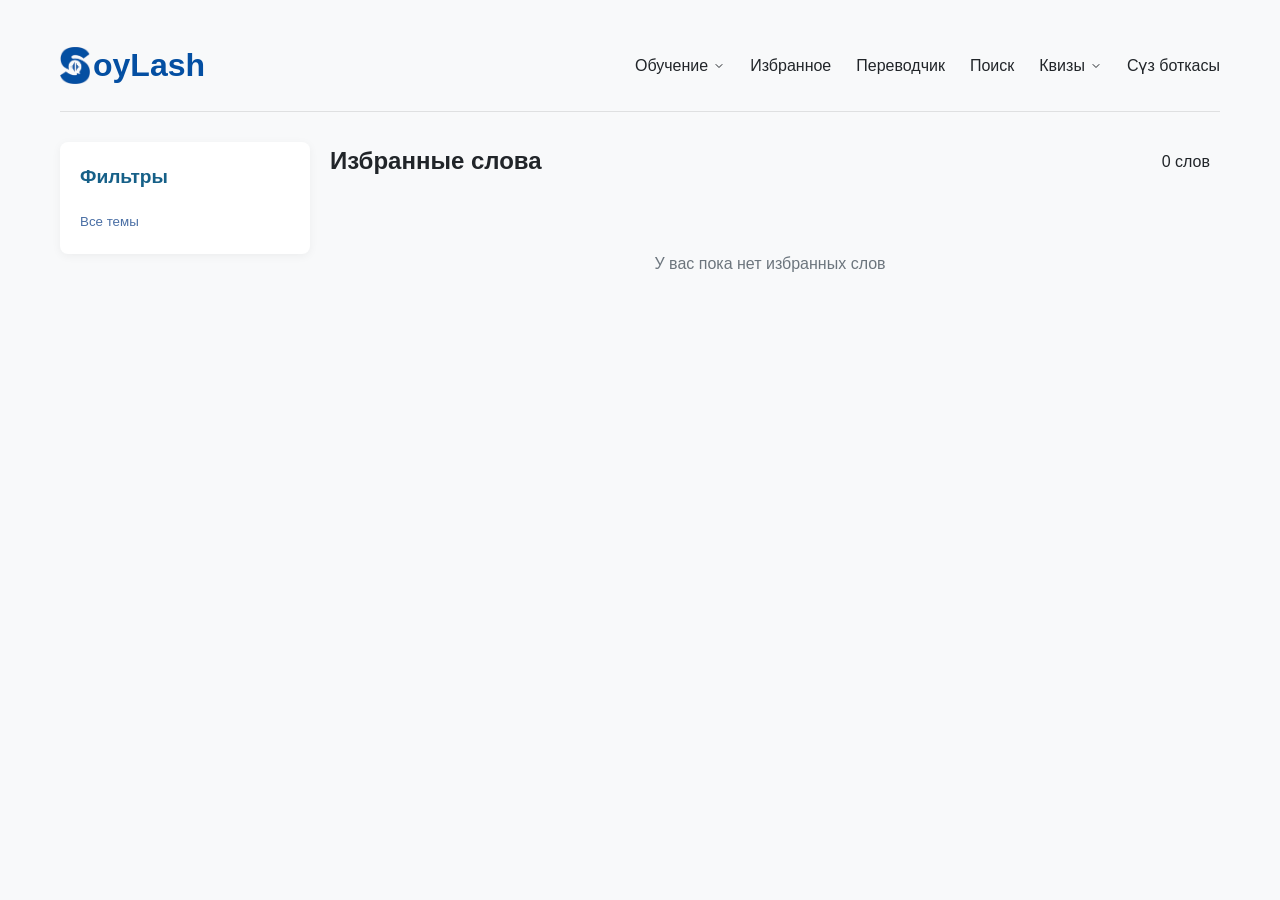
<file: Проект ЦУ/pages/favorites.html>
<!DOCTYPE html>
<html lang="ru">
<head>
    <meta charset="UTF-8">
    <meta name="viewport" content="width=device-width, initial-scale=1.0, maximum-scale=1.0, user-scalable=no">
    <title>SoyLash - Избранные слова</title>
    <link rel="stylesheet" href="../assets/css/style.css">
    <link rel="icon" href="../assets/logo.png" type="image/x-icon">
</head>
<body>
<header>
    <a href="../../index.html" class="header_logo"><img src="../assets/logo.png" alt="" class="logo"><h1>oyLash</h1></a>
    <div class="burger-menu">
        <span></span>
        <span></span>
        <span></span>
    </div>
    <nav>
        <ul class="main-nav">
            <li class="dropdown">
                <a href="#" class="dropdown-toggle">Обучение<svg width="12" height="12" viewBox="0 0 24 24" fill="none" stroke="currentColor" stroke-width="2" stroke-linecap="round" stroke-linejoin="round"><path d="M6 9l6 6 6-6"/></svg></a>
                <ul class="dropdown-menu">
                    <li><a href="./wordLearning.html">Тренировка произношения</a></li>
                    <li><a href="./WordSpelling.html">Тренировка произношения (ручной ввод)</a></li>
                </ul>
            </li>
            <li>
                <a href="./favorites.html" class="dropdown-toggle">Избранное</a>
            </li>
            <li>
                <a href="./translator.html" class="dropdown-toggle">Переводчик</a>
            </li>
            <li>
                <a href="./search.html" class="dropdown-toggle">Поиск</a>
            </li>
            <li class="dropdown">
                <a href="#" class="dropdown-toggle">Квизы <svg width="12" height="12" viewBox="0 0 24 24" fill="none" stroke="currentColor" stroke-width="2" stroke-linecap="round" stroke-linejoin="round"><path d="M6 9l6 6 6-6"/></svg></a>
                <ul class="dropdown-menu">
                    <li><a href="./WordQuiz.html">Угадай перевод</a></li>
                    <li><a href="./ImageQuiz.html">Угадай на слух</a></li>
                </ul>
            </li>
            <li>
                <a href="../../wordle-master/index.html" class="dropdown-toggle">Сүз боткасы</a>
            </li>
        </ul>
    </nav>
</header>

<main class="main-container">
    <div class="favorites-container">
        <!-- Блок фильтров с кнопкой для мобильных -->
        <aside class="filters-section">
<!--            <button class="mobile-filter-toggle" id="filterToggle">Фильтры ▼</button>-->
            <div class="filters" id="filtersContainer">
                <h2>Фильтры</h2>
                <ul class="theme-filter" id="theme-filters">
                    <li><button class="active" data-theme="all">Все темы</button></li>
                </ul>
            </div>
        </aside>

        <!-- Основной контент -->
        <section class="favorites-section">
            <div class="favorites-header">
                <h2>Избранные слова</h2>
                <span class="favorites-count">0 слов</span>
            </div>

            <div id="favorites-list" class="favorites-grid">
                <!-- Карточки избранных слов -->
            </div>

            <!-- Сообщение для пустого списка -->
            <div id="empty-favorites" class="empty-favorites" style="display: none;">
                <svg width="48" height="48" viewBox="0 0 24 24" fill="none" stroke="currentColor" stroke-width="2">
                    <path d="M20.42 4.58a5.4 5.4 0 0 0-7.65 0l-.77.78-.77-.78a5.4 5.4 0 0 0-7.65 0C1.46 6.7 1.33 10.28 4 13l8 8 8-8c2.67-2.72 2.54-6.3.42-8.42z"></path>
                </svg>
                <h3>Нет избранных слов</h3>
                <p>Добавляйте слова в избранное, нажимая на ♡</p>
            </div>
        </section>
    </div>
</main>

<script src="../js/toggle.js"></script>
<script src="../js/favorites.js"></script>
</body>
</html>
</file>
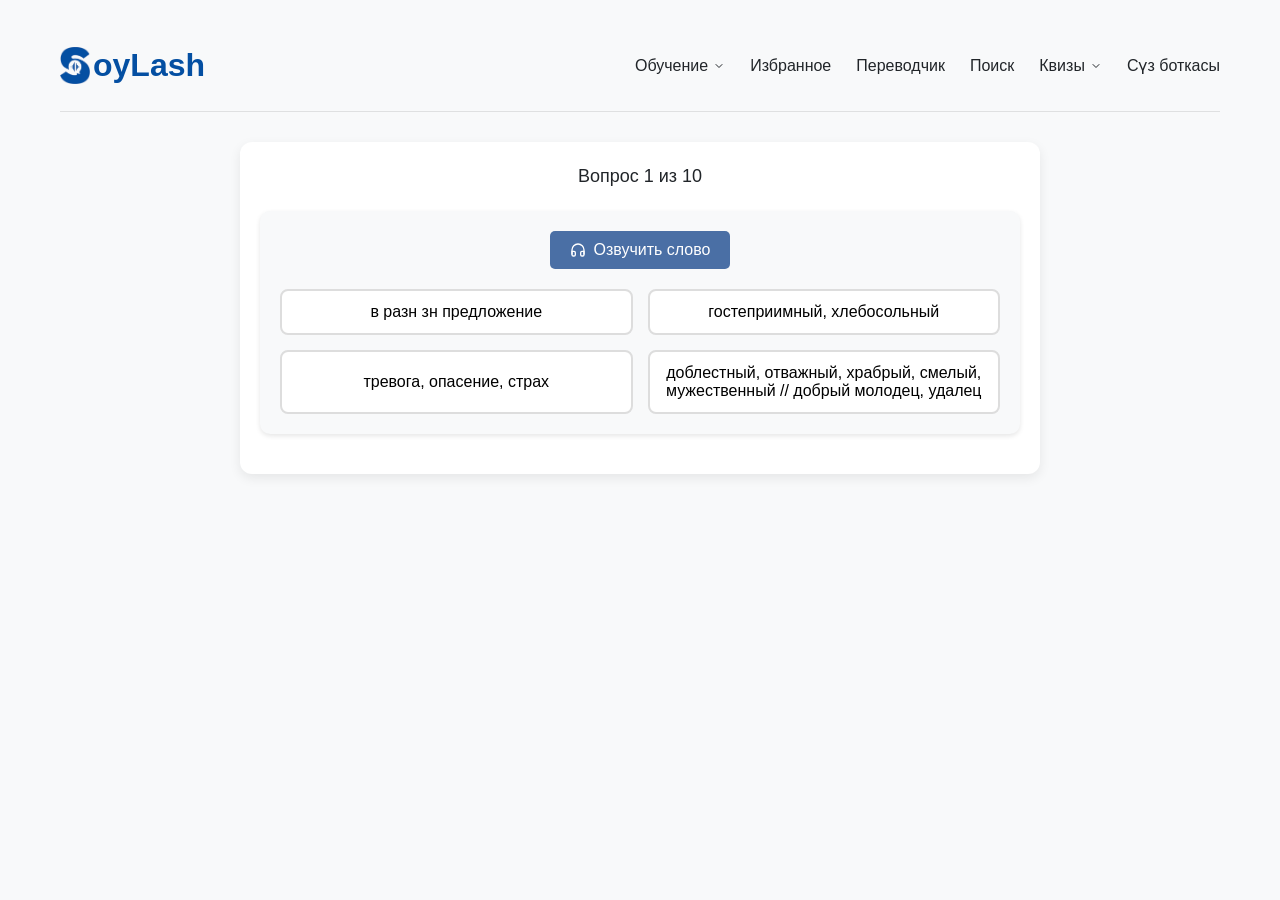
<file: Проект ЦУ/pages/ImageQuiz.html>
<!DOCTYPE html>
<html lang="ru">

<head>
    <meta charset="UTF-8">
    <meta name="viewport" content="width=device-width, initial-scale=1.0">
    <title>SoyLash - Угадай что на картинке</title>
    <link rel="stylesheet" href="../assets/css/style.css">
    <link rel="icon" href="../assets/logo.png" type="image/x-icon">
    <style>
        .quiz-container {
            max-width: 800px;
            margin: 0 auto;
            padding: 20px;
        }

        .question-container {
            background-color: #f8f9fa;
            border-radius: 10px;
            padding: 20px;
            margin-bottom: 20px;
            box-shadow: 0 2px 5px rgba(0, 0, 0, 0.1);
            text-align: center;
        }

        .pronounce-btn {
            padding: 10px 20px;
            background-color: #4a6fa5;
            color: white;
            border: none;
            border-radius: 5px;
            cursor: pointer;
            font-size: 16px;
            margin-bottom: 20px;
            transition: background-color 0.3s;
            display: inline-flex;
            align-items: center;
            gap: 8px;
        }

        .pronounce-btn:hover {
            background-color: #3a5a80;
        }

        .pronounce-btn svg {
            width: 16px;
            height: 16px;
        }

        .options-container {
            display: grid;
            grid-template-columns: 1fr 1fr;
            gap: 15px;
        }

        .option-btn {
            padding: 12px;
            border: 2px solid #ddd;
            border-radius: 8px;
            background-color: white;
            cursor: pointer;
            font-size: 16px;
            transition: all 0.3s;
            text-align: center;
        }

        .option-btn:hover {
            background-color: #f0f0f0;
        }

        .option-btn.correct {
            background-color: #4CAF50;
            color: white;
            border-color: #4CAF50;
        }

        .option-btn.incorrect {
            background-color: #f44336;
            color: white;
            border-color: #f44336;
        }

        .progress-info {
            text-align: center;
            margin-bottom: 20px;
            font-size: 18px;
        }

        .result-container {
            text-align: center;
            padding: 20px;
            border-radius: 10px;
            margin-top: 20px;
            display: none;
        }

        .result-title {
            font-size: 24px;
            font-weight: bold;
            margin-bottom: 10px;
        }

        .result-score {
            font-size: 20px;
            margin-bottom: 15px;
        }

        .result-message {
            font-size: 18px;
        }

        .next-btn {
            display: block;
            margin: 20px auto 0;
            padding: 10px 20px;
            background-color: #4a6fa5;
            color: white;
            border: none;
            border-radius: 5px;
            cursor: pointer;
            font-size: 16px;
            transition: background-color 0.3s;
        }

        .next-btn:hover {
            background-color: #2980b9;
        }

        .restart-btn {
            display: block;
            margin: 20px auto 0;
            padding: 10px 20px;
            background-color: #4a6fa5;
            color: white;
            border: none;
            border-radius: 5px;
            cursor: pointer;
            font-size: 16px;
            transition: background-color 0.3s;
        }

        .restart-btn:hover {
            background-color: #4a6fa5;
        }
    </style>
</head>

<body>
<!-- Yandex.Metrika counter -->
<script type="text/javascript" >
    (function(m,e,t,r,i,k,a){m[i]=m[i]||function(){(m[i].a=m[i].a||[]).push(arguments)};
        m[i].l=1*new Date();
        for (var j = 0; j < document.scripts.length; j++) {if (document.scripts[j].src === r) { return; }}
        k=e.createElement(t),a=e.getElementsByTagName(t)[0],k.async=1,k.src=r,a.parentNode.insertBefore(k,a)})
    (window, document, "script", "https://mc.yandex.ru/metrika/tag.js", "ym");

    ym(102193999, "init", {
        clickmap:true,
        trackLinks:true,
        accurateTrackBounce:true
    });
</script>
<noscript><div><img src="https://mc.yandex.ru/watch/102193999" style="position:absolute; left:-9999px;" alt="" /></div></noscript>
<!-- /Yandex.Metrika counter -->
    <div class="container">
        <header>
            <a href="../../index.html" class="header_logo"><img src="../assets/logo.png" alt="" class="logo"><h1>oyLash</h1></a>
            <div class="burger-menu">
                <span></span>
                <span></span>
                <span></span>
            </div>
            <nav>
                <ul class="main-nav">
                    <li class="dropdown">
                        <a href="#" class="dropdown-toggle">Обучение<svg width="12" height="12" viewBox="0 0 24 24" fill="none" stroke="currentColor" stroke-width="2" stroke-linecap="round" stroke-linejoin="round"><path d="M6 9l6 6 6-6"/></svg></a>
                        <ul class="dropdown-menu">
                            <li><a href="./wordLearning.html">Тренировка произношения</a></li>
                            <li><a href="./WordSpelling.html">Тренировка произношения (ручной ввод)</a></li>
                        </ul>
                    </li>
                    <li>
                        <a href="./favorites.html" class="dropdown-toggle">Избранное</a>
                    </li>
                    <li>
                        <a href="./translator.html" class="dropdown-toggle">Переводчик</a>
                    </li>
                    <li>
                        <a href="./search.html" class="dropdown-toggle">Поиск</a>
                    </li>
                    <li class="dropdown">
                        <a href="#" class="dropdown-toggle">Квизы <svg width="12" height="12" viewBox="0 0 24 24" fill="none" stroke="currentColor" stroke-width="2" stroke-linecap="round" stroke-linejoin="round"><path d="M6 9l6 6 6-6"/></svg></a>
                        <ul class="dropdown-menu">
                            <li><a href="./WordQuiz.html">Угадай перевод</a></li>
                            <li><a href="./ImageQuiz.html">Угадай на слух</a></li>
                        </ul>
                    </li>
                    <li>
                        <a href="../../wordle-master/index.html" class="dropdown-toggle">Сүз боткасы</a>
                    </li>
                </ul>
            </nav>
        </header>

        <main>
            <div class="quiz-container">
                <div class="progress-info">
                    Вопрос <span id="current-question">1</span> из 10
                </div>

                <div class="question-container">
                    <button class="pronounce-btn" id="pronounce-btn">
                        <svg width="16" height="16" viewBox="0 0 24 24" fill="none" stroke="currentColor"
                            stroke-width="2" stroke-linecap="round" stroke-linejoin="round">
                            <path d="M3 18v-6a9 9 0 0 1 18 0v6"></path>
                            <path
                                d="M21 19a2 2 0 0 1-2 2h-1a2 2 0 0 1-2-2v-3a2 2 0 0 1 2-2h3zM3 19a2 2 0 0 0 2 2h1a2 2 0 0 0 2-2v-3a2 2 0 0 0-2-2H3z">
                            </path>
                        </svg>
                        Озвучить слово
                    </button>
                    <div class="options-container" id="options-container"></div>
                </div>

                <button class="next-btn" id="next-btn" style="display: none;">Следующий вопрос</button>

                <div class="result-container" id="result-container">
                    <div class="result-title">Квиз завершен!</div>
                    <div class="result-score">Ваш результат: <span id="final-score">0</span>/10</div>
                    <div class="result-message" id="result-message"></div>
                    <button class="restart-btn" id="restart-btn">Начать заново</button>
                </div>
            </div>
        </main>

    </div>
    <script src="../js/toggle.js"></script>
    <script src="../js/ImageQuiz.js"></script>
</body>

</html>
</file>
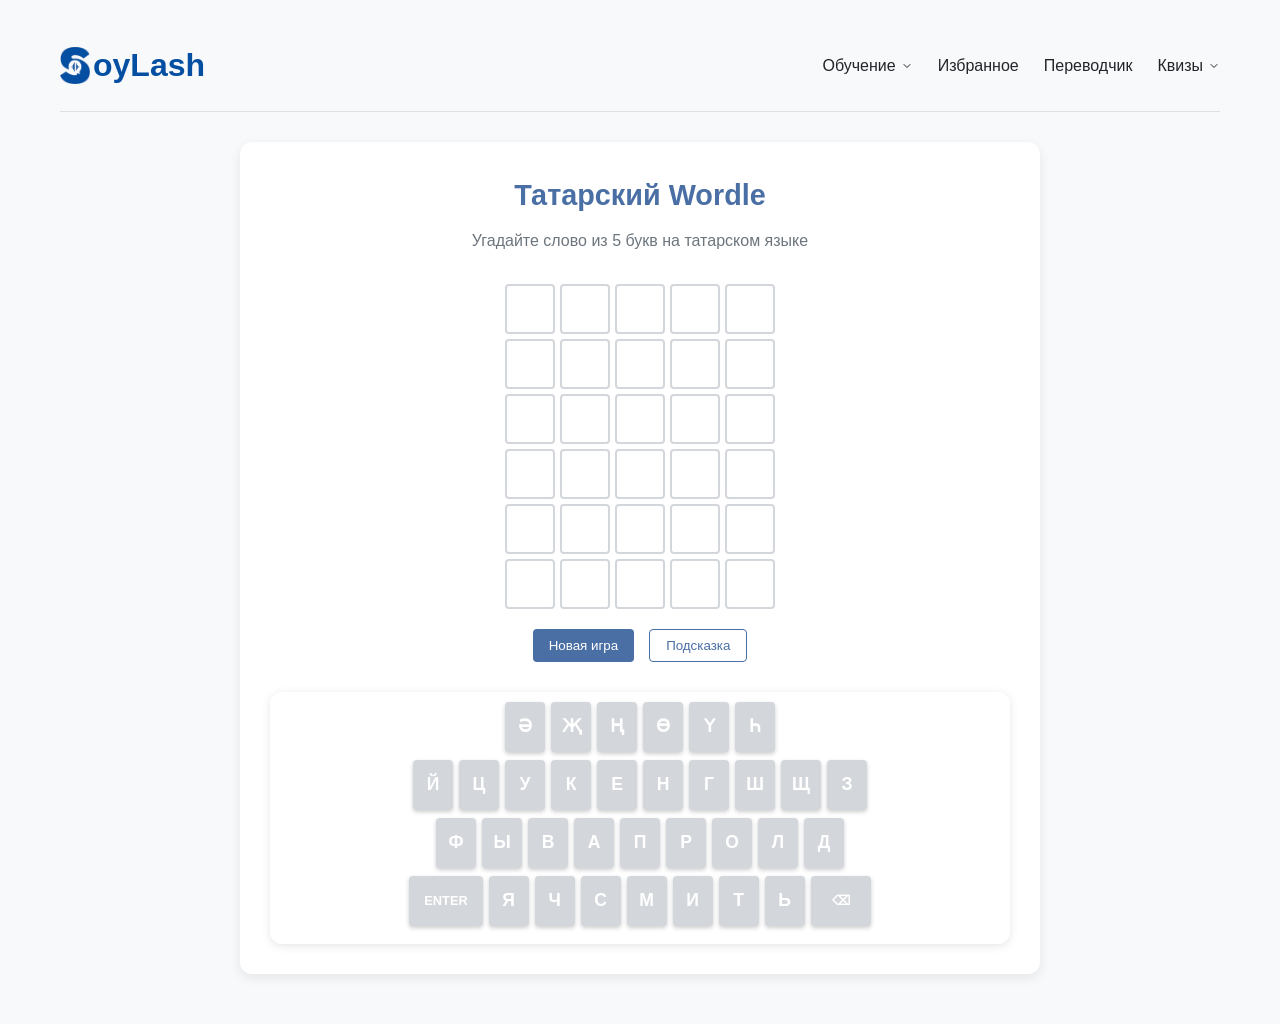
<file: Проект ЦУ/pages/wordle.html>
<!DOCTYPE html>
<html lang="ru">
<head>
    <meta charset="UTF-8">
    <meta name="viewport" content="width=device-width, initial-scale=1.0">
    <title>SoyLash - Татарский Wordle</title>
    <link rel="stylesheet" href="../assets/css/style.css">
    <link rel="icon" href="../assets/logo.png" type="image/x-icon">
    <style>
        /* Дополнительные стили для Wordle */
        .wordle-container {
            max-width: 800px;
            margin: 30px auto;
            padding: 30px;
            background: white;
            border-radius: 12px;
            box-shadow: 0 4px 12px rgba(0, 0, 0, 0.08);
        }

        .wordle-header {
            text-align: center;
            margin-bottom: 30px;
        }

        .wordle-header h2 {
            color: var(--primary);
            font-size: 1.8rem;
            margin-bottom: 10px;
        }

        .wordle-header p {
            color: var(--gray);
        }

        .wordle-grid {
            display: grid;
            grid-template-rows: repeat(6, 1fr);
            grid-gap: 5px;
            margin: 20px 0;
        }

        .wordle-row {
            display: grid;
            grid-template-columns: repeat(5, 1fr);
            grid-gap: 5px;
        }

        .wordle-tile {
            width: 100%;
            aspect-ratio: 1/1;
            display: flex;
            align-items: center;
            justify-content: center;
            font-size: 2rem;
            font-weight: bold;
            text-transform: uppercase;
            border: 2px solid #d3d6da;
            border-radius: 4px;
            transition: all 0.3s;
        }

        .wordle-tile[data-state="correct"] {
            background-color: var(--accent);
            border-color: var(--accent);
            color: white;
        }

        .wordle-tile[data-state="present"] {
            background-color: #FFC107;
            border-color: #FFC107;
            color: white;
        }

        .wordle-tile[data-state="absent"] {
            background-color: #6c757d;
            border-color: #6c757d;
            color: white;
        }

        .wordle-keyboard {
            margin-top: 30px;
        }

        .keyboard-row {
            display: flex;
            justify-content: center;
            margin-bottom: 8px;
        }

        .keyboard-key {
            padding: 12px 0;
            margin: 0 3px;
            min-width: 40px;
            border: none;
            border-radius: 4px;
            background-color: #d3d6da;
            font-weight: bold;
            cursor: pointer;
            transition: all 0.2s;
        }

        .keyboard-key:hover {
            background-color: #c0c3c7;
        }

        .keyboard-key[data-state="correct"] {
            background-color: var(--accent);
            color: white;
        }

        .keyboard-key[data-state="present"] {
            background-color: #FFC107;
            color: white;
        }

        .keyboard-key[data-state="absent"] {
            background-color: #6c757d;
            color: white;
        }

        .keyboard-key.wide {
            min-width: 60px;
            font-size: 0.8rem;
        }

        .wordle-message {
            text-align: center;
            margin: 20px 0;
            padding: 15px;
            border-radius: 8px;
            font-weight: 500;
        }

        .wordle-message.correct {
            background-color: #d4edda;
            color: #155724;
        }

        .wordle-message.incorrect {
            background-color: #f8d7da;
            color: #721c24;
        }

        .wordle-actions {
            display: flex;
            justify-content: center;
            margin-top: 20px;
            gap: 15px;
        }

        @media (max-width: 768px) {
            .wordle-tile {
                font-size: 1.5rem;
            }

            .keyboard-key {
                min-width: 30px;
                padding: 10px 0;
                font-size: 0.9rem;
            }

            .keyboard-key.wide {
                min-width: 50px;
            }
        }
    </style>
</head>
<body>
<!-- Yandex.Metrika counter -->
<script type="text/javascript" >
    (function(m,e,t,r,i,k,a){m[i]=m[i]||function(){(m[i].a=m[i].a||[]).push(arguments)};
        m[i].l=1*new Date();
        for (var j = 0; j < document.scripts.length; j++) {if (document.scripts[j].src === r) { return; }}
        k=e.createElement(t),a=e.getElementsByTagName(t)[0],k.async=1,k.src=r,a.parentNode.insertBefore(k,a)})
    (window, document, "script", "https://mc.yandex.ru/metrika/tag.js", "ym");

    ym(102193999, "init", {
        clickmap:true,
        trackLinks:true,
        accurateTrackBounce:true
    });
</script>
<noscript><div><img src="https://mc.yandex.ru/watch/102193999" style="position:absolute; left:-9999px;" alt="" /></div></noscript>
<!-- /Yandex.Metrika counter -->
<div class="container">
    <header>
        <a href="../../index.html" class="header_logo"><img src="../assets/logo.png" alt="" class="logo"><h1>oyLash</h1></a>
        <div class="burger-menu">
            <span></span>
            <span></span>
            <span></span>
        </div>
        <nav>
            <ul class="main-nav">
                <li class="dropdown">
                    <a href="#" class="dropdown-toggle">Обучение<svg width="12" height="12" viewBox="0 0 24 24"
                                                                     fill="none" stroke="currentColor" stroke-width="2" stroke-linecap="round"
                                                                     stroke-linejoin="round">
                        <path d="M6 9l6 6 6-6" />
                    </svg></a>
                    <ul class="dropdown-menu">
                        <li><a href="../pages/wordLearning.html">Тренировка произношения</a></li>
                        <li><a href="../pages/WordSpelling.html">Тренировка произношения (ручной ввод)</a>
                        </li>
                    </ul>
                </li>
                <li>
                    <a href="../pages/favorites.html" class="dropdown-toggle">Избранное</a>
                </li>
                <li>
                    <a href="../pages/translator.html" class="dropdown-toggle">Переводчик</a>
                </li>
                <li class="dropdown">
                    <a href="#" class="dropdown-toggle">Квизы <svg width="12" height="12" viewBox="0 0 24 24"
                                                                   fill="none" stroke="currentColor" stroke-width="2" stroke-linecap="round"
                                                                   stroke-linejoin="round">
                        <path d="M6 9l6 6 6-6" />
                    </svg></a>
                    <ul class="dropdown-menu">
                        <li><a href="../pages/WordQuiz.html">Угадай перевод</a></li>
                        <li><a href="../pages/ImageQuiz.html">Угадай на слух</a></li>
                        <li><a href="../pages/wordle.html">Татарский Wordle</a></li>
                    </ul>
                </li>
            </ul>
        </nav>
    </header>

    <main>
        <div class="wordle-container">
            <div class="wordle-header">
                <h2>Татарский Wordle</h2>
                <p>Угадайте слово из 5 букв на татарском языке</p>
            </div>

            <div id="wordle-grid" class="wordle-grid">
                <!-- Генерация сетки будет через JS -->
            </div>

            <div id="wordle-message" class="wordle-message" style="display: none;"></div>

            <div class="wordle-actions">
                <button id="new-game-btn" class="btn-primary">Новая игра</button>
                <button id="hint-btn" class="btn-outline">Подсказка</button>
            </div>

            <div class="wordle-keyboard">
                <div class="keyboard-row">
                    <button class="keyboard-key" data-key="Ә">Ә</button>
                    <button class="keyboard-key" data-key="Җ">Җ</button>
                    <button class="keyboard-key" data-key="Ң">Ң</button>
                    <button class="keyboard-key" data-key="Ө">Ө</button>
                    <button class="keyboard-key" data-key="Ү">Ү</button>
                    <button class="keyboard-key" data-key="Һ">Һ</button>
                </div>
                <div class="keyboard-row">
                    <button class="keyboard-key" data-key="Й">Й</button>
                    <button class="keyboard-key" data-key="Ц">Ц</button>
                    <button class="keyboard-key" data-key="У">У</button>
                    <button class="keyboard-key" data-key="К">К</button>
                    <button class="keyboard-key" data-key="Е">Е</button>
                    <button class="keyboard-key" data-key="Н">Н</button>
                    <button class="keyboard-key" data-key="Г">Г</button>
                    <button class="keyboard-key" data-key="Ш">Ш</button>
                    <button class="keyboard-key" data-key="Щ">Щ</button>
                    <button class="keyboard-key" data-key="З">З</button>
                </div>
                <div class="keyboard-row">
                    <button class="keyboard-key" data-key="Ф">Ф</button>
                    <button class="keyboard-key" data-key="Ы">Ы</button>
                    <button class="keyboard-key" data-key="В">В</button>
                    <button class="keyboard-key" data-key="А">А</button>
                    <button class="keyboard-key" data-key="П">П</button>
                    <button class="keyboard-key" data-key="Р">Р</button>
                    <button class="keyboard-key" data-key="О">О</button>
                    <button class="keyboard-key" data-key="Л">Л</button>
                    <button class="keyboard-key" data-key="Д">Д</button>
                </div>
                <div class="keyboard-row">
                    <button class="keyboard-key wide" data-key="Enter">ENTER</button>
                    <button class="keyboard-key" data-key="Я">Я</button>
                    <button class="keyboard-key" data-key="Ч">Ч</button>
                    <button class="keyboard-key" data-key="С">С</button>
                    <button class="keyboard-key" data-key="М">М</button>
                    <button class="keyboard-key" data-key="И">И</button>
                    <button class="keyboard-key" data-key="Т">Т</button>
                    <button class="keyboard-key" data-key="Ь">Ь</button>
                    <button class="keyboard-key wide" data-key="Backspace">⌫</button>
                </div>
            </div>
        </div>
    </main>
</div>

<script>
    document.addEventListener('DOMContentLoaded', () => {
        // Инициализация игры
        const WORD_LENGTH = 5;
        const MAX_ATTEMPTS = 6;
        let currentRow = 0;
        let currentTile = 0;
        let gameOver = false;
        let wordOfTheDay = '';

        // Список слов на татарском (5 букв)
        const words = [
            "авыл", "агач", "акыл", "алма", "атлы",
            "баллы", "балык", "битле", "болыт", "борын",
            "гаилә", "гөмбә", "дәүләт", "диңгез", "егет",
            "җиләк", "җирле", "җылы", "игътибар", "илле",
            "көзге", "күлчәк", "күңел", "матур", "мичкә",
            "нәрсә", "очрак", "өйрән", "рәсем", "сабын",
            "салкын", "сөйлә", "тавыш", "тәмле", "төнге",
            "уенчы", "уллы", "үзәк", "халык", "чишмә",
            "шатлык", "шәһәр", "ялкын", "яңа", "яшь"
        ];

        // Фильтруем слова по длине 5 букв
        const fiveLetterWords = words.filter(word => word.length === 5);

        // Инициализация сетки
        const wordleGrid = document.getElementById('wordle-grid');
        for (let i = 0; i < MAX_ATTEMPTS; i++) {
            const row = document.createElement('div');
            row.className = 'wordle-row';

            for (let j = 0; j < WORD_LENGTH; j++) {
                const tile = document.createElement('div');
                tile.className = 'wordle-tile';
                tile.dataset.state = 'empty';
                row.appendChild(tile);
            }

            wordleGrid.appendChild(row);
        }

        // Инициализация клавиатуры
        const keyboardKeys = document.querySelectorAll('.keyboard-key');
        keyboardKeys.forEach(key => {
            key.addEventListener('click', () => handleKeyPress(key.dataset.key));
        });

        // Обработка нажатий клавиш
        document.addEventListener('keydown', (e) => {
            if (gameOver) return;

            if (e.key === 'Enter') {
                handleKeyPress('Enter');
            } else if (e.key === 'Backspace') {
                handleKeyPress('Backspace');
            } else if (/^[а-яәөүҗңһА-ЯӘӨҮҖҢҺ]$/.test(e.key)) {
                handleKeyPress(e.key.toUpperCase());
            }
        });

        // Новая игра
        document.getElementById('new-game-btn').addEventListener('click', startNewGame);

        // Подсказка
        document.getElementById('hint-btn').addEventListener('click', showHint);

        // Начать новую игру
        function startNewGame() {
            // Выбираем случайное слово
            wordOfTheDay = fiveLetterWords[Math.floor(Math.random() * fiveLetterWords.length)].toUpperCase();
            console.log('Загаданное слово:', wordOfTheDay); // Для отладки

            // Сброс состояния игры
            currentRow = 0;
            currentTile = 0;
            gameOver = false;

            // Очистка сетки
            const tiles = document.querySelectorAll('.wordle-tile');
            tiles.forEach(tile => {
                tile.textContent = '';
                tile.dataset.state = 'empty';
                tile.style.backgroundColor = '';
                tile.style.borderColor = '';
            });

            // Очистка клавиатуры
            keyboardKeys.forEach(key => {
                key.dataset.state = '';
                key.style.backgroundColor = '';
                key.style.color = '';
            });

            // Скрыть сообщение
            const message = document.getElementById('wordle-message');
            message.style.display = 'none';
            message.className = 'wordle-message';
        }

        // Обработка нажатия клавиши
        function handleKeyPress(key) {
            if (gameOver) return;

            const rows = document.querySelectorAll('.wordle-row');
            const currentRowTiles = rows[currentRow].querySelectorAll('.wordle-tile');

            if (key === 'Enter' && currentTile === WORD_LENGTH) {
                checkGuess(rows[currentRow]);
            } else if (key === 'Backspace' && currentTile > 0) {
                currentTile--;
                currentRowTiles[currentTile].textContent = '';
                currentRowTiles[currentTile].dataset.state = 'empty';
            } else if (key !== 'Enter' && key !== 'Backspace' && currentTile < WORD_LENGTH) {
                currentRowTiles[currentTile].textContent = key;
                currentRowTiles[currentTile].dataset.state = 'filled';
                currentTile++;
            }
        }

        // Проверка предположения
        function checkGuess(row) {
            const tiles = row.querySelectorAll('.wordle-tile');
            let guess = '';

            // Собираем слово из букв
            tiles.forEach(tile => {
                guess += tile.textContent;
            });

            // Проверяем, есть ли слово в списке
            if (!fiveLetterWords.includes(guess.toLowerCase())) {
                showMessage('Слово не найдено в словаре!', 'incorrect');
                return;
            }

            // Проверяем буквы
            const letterCount = {};

            // Считаем количество каждой буквы в загаданном слове
            for (let i = 0; i < WORD_LENGTH; i++) {
                const letter = wordOfTheDay[i];
                letterCount[letter] = (letterCount[letter] || 0) + 1;
            }

            // Сначала отмечаем правильные позиции
            for (let i = 0; i < WORD_LENGTH; i++) {
                const tile = tiles[i];
                const letter = tile.textContent;

                if (letter === wordOfTheDay[i]) {
                    tile.dataset.state = 'correct';
                    letterCount[letter]--;

                    // Обновляем клавиатуру
                    updateKeyboardKey(letter, 'correct');
                }
            }

            // Затем отмечаем присутствующие буквы
            for (let i = 0; i < WORD_LENGTH; i++) {
                const tile = tiles[i];
                const letter = tile.textContent;

                if (tile.dataset.state !== 'correct') {
                    if (wordOfTheDay.includes(letter) && letterCount[letter] > 0) {
                        tile.dataset.state = 'present';
                        letterCount[letter]--;

                        // Обновляем клавиатуру (только если не было correct)
                        const key = document.querySelector(`.keyboard-key[data-key="${letter}"]`);
                        if (key.dataset.state !== 'correct') {
                            updateKeyboardKey(letter, 'present');
                        }
                    } else {
                        tile.dataset.state = 'absent';

                        // Обновляем клавиатуру (только если не было correct или present)
                        const key = document.querySelector(`.keyboard-key[data-key="${letter}"]`);
                        if (key.dataset.state !== 'correct' && key.dataset.state !== 'present') {
                            updateKeyboardKey(letter, 'absent');
                        }
                    }
                }
            }

            // Проверяем победу
            if (guess === wordOfTheDay) {
                gameOver = true;
                showMessage('Поздравляем! Вы угадали слово!', 'correct');
                return;
            }

            // Переход к следующей строке
            currentRow++;
            currentTile = 0;

            // Проверяем окончание игры
            if (currentRow === MAX_ATTEMPTS) {
                gameOver = true;
                showMessage(`Игра окончена! Загаданное слово: ${wordOfTheDay}`, 'incorrect');
            }
        }

        // Обновление состояния клавиши на клавиатуре
        function updateKeyboardKey(letter, state) {
            const key = document.querySelector(`.keyboard-key[data-key="${letter}"]`);
            if (key && (!key.dataset.state || state === 'correct' ||
                (state === 'present' && key.dataset.state !== 'correct'))) {
                key.dataset.state = state;
            }
        }

        // Показать сообщение
        function showMessage(text, type) {
            const message = document.getElementById('wordle-message');
            message.textContent = text;
            message.className = `wordle-message ${type}`;
            message.style.display = 'block';
        }

        // Показать подсказку
        function showHint() {
            if (gameOver || !wordOfTheDay) return;

            // Показываем случайную букву из загаданного слова
            const hiddenLetters = [];
            const rows = document.querySelectorAll('.wordle-row');
            const currentRowTiles = rows[currentRow].querySelectorAll('.wordle-tile');

            // Проверяем, какие буквы уже открыты
            for (let i = 0; i < WORD_LENGTH; i++) {
                if (currentRowTiles[i].textContent === '') {
                    hiddenLetters.push(i);
                }
            }

            if (hiddenLetters.length > 0) {
                const randomIndex = hiddenLetters[Math.floor(Math.random() * hiddenLetters.length)];
                currentRowTiles[randomIndex].textContent = wordOfTheDay[randomIndex];
                currentRowTiles[randomIndex].dataset.state = 'hint';
                currentTile = WORD_LENGTH; // Автоматически заполняем строку
            }
        }

        // Начинаем новую игру при загрузке
        startNewGame();
    });
</script>
<script src="../js/toggle.js"></script>
</body>
</html>
</file>
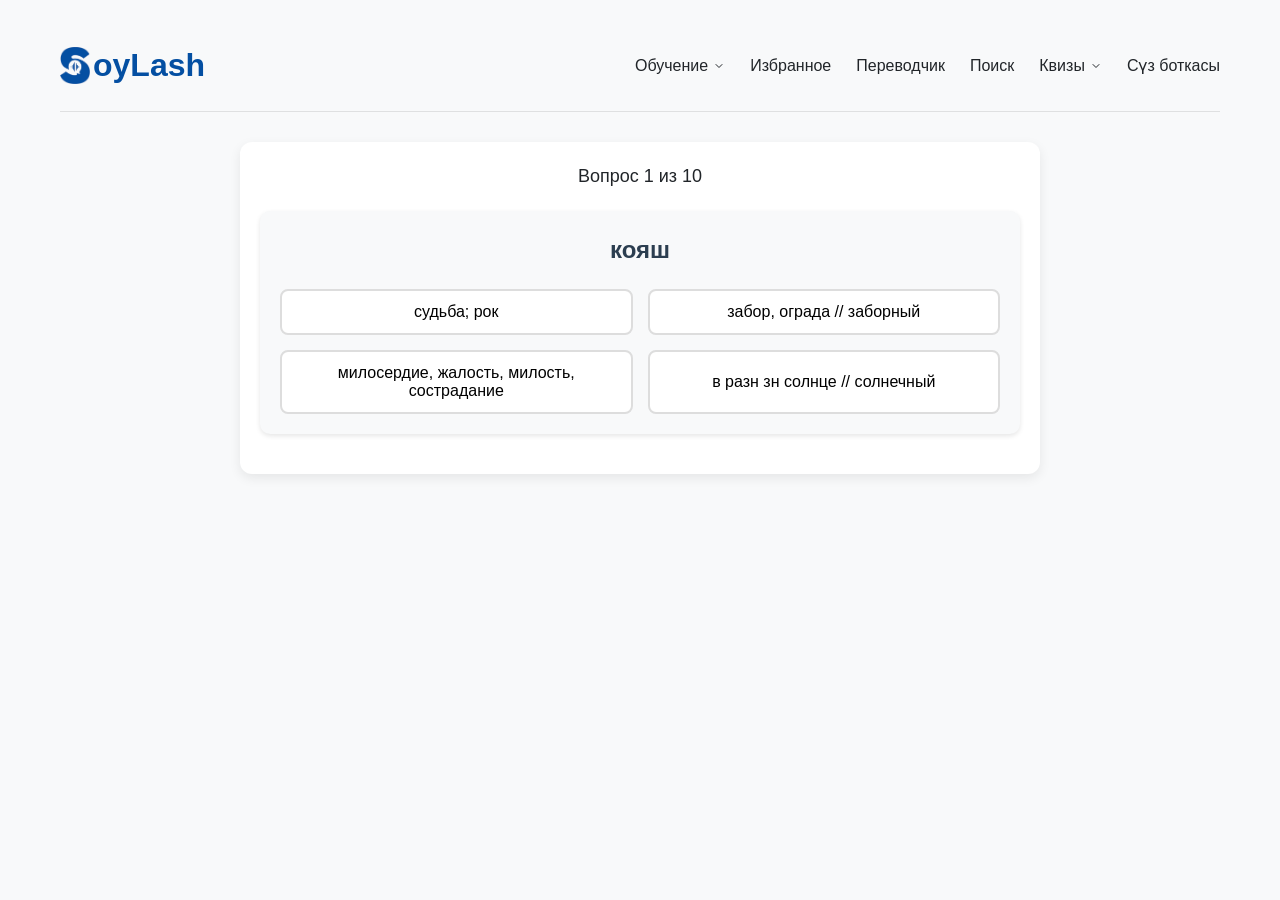
<file: Проект ЦУ/pages/WordQuiz.html>
<!DOCTYPE html>
<html lang="ru">

<head>
    <meta charset="UTF-8">
    <meta name="viewport" content="width=device-width, initial-scale=1.0">
    <title>SoyLash - Угадай перевод</title>
    <link rel="stylesheet" href="../assets/css/style.css">
    <link rel="icon" href="../assets/logo.png" type="image/x-icon">
    <style>
        .quiz-container {
            max-width: 800px;
            margin: 0 auto;
            padding: 20px;
        }

        .question-container {
            background-color: #f8f9fa;
            border-radius: 10px;
            padding: 20px;
            margin-bottom: 20px;
            box-shadow: 0 2px 5px rgba(0, 0, 0, 0.1);
        }

        .word-display {
            font-size: 24px;
            font-weight: bold;
            text-align: center;
            margin-bottom: 20px;
            color: #2c3e50;
        }

        .options-container {
            display: grid;
            grid-template-columns: 1fr 1fr;
            gap: 15px;
        }

        .option-btn {
            padding: 12px;
            border: 2px solid #ddd;
            border-radius: 8px;
            background-color: white;
            cursor: pointer;
            font-size: 16px;
            transition: all 0.3s;
            text-align: center;
        }

        .option-btn:hover {
            background-color: #f0f0f0;
        }

        .option-btn.correct {
            background-color: #4CAF50;
            color: white;
            border-color: #4CAF50;
        }

        .option-btn.incorrect {
            background-color: #f44336;
            color: white;
            border-color: #f44336;
        }

        .progress-info {
            text-align: center;
            margin-bottom: 20px;
            font-size: 18px;
        }

        .result-container {
            text-align: center;
            padding: 20px;
            border-radius: 10px;
            margin-top: 20px;
            display: none;
        }

        .result-title {
            font-size: 24px;
            font-weight: bold;
            margin-bottom: 10px;
        }

        .result-score {
            font-size: 20px;
            margin-bottom: 15px;
        }

        .result-message {
            font-size: 18px;
        }

        .next-btn {
            display: block;
            margin: 20px auto 0;
            padding: 10px 20px;
            background-color: #4a6fa5;
            color: white;
            border: none;
            border-radius: 5px;
            cursor: pointer;
            font-size: 16px;
            transition: background-color 0.3s;
        }

        .next-btn:hover {
            background-color: #2980b9;
        }

        .restart-btn {
            display: block;
            margin: 20px auto 0;
            padding: 10px 20px;
            background-color: #4a6fa5;
            color: white;
            border: none;
            border-radius: 5px;
            cursor: pointer;
            font-size: 16px;
            transition: background-color 0.3s;
        }

        .restart-btn:hover {
            background-color: #4a6fa5;
        }
    </style>
</head>

<body>
<!-- Yandex.Metrika counter -->
<script type="text/javascript" >
    (function(m,e,t,r,i,k,a){m[i]=m[i]||function(){(m[i].a=m[i].a||[]).push(arguments)};
        m[i].l=1*new Date();
        for (var j = 0; j < document.scripts.length; j++) {if (document.scripts[j].src === r) { return; }}
        k=e.createElement(t),a=e.getElementsByTagName(t)[0],k.async=1,k.src=r,a.parentNode.insertBefore(k,a)})
    (window, document, "script", "https://mc.yandex.ru/metrika/tag.js", "ym");

    ym(102193999, "init", {
        clickmap:true,
        trackLinks:true,
        accurateTrackBounce:true
    });
</script>
<noscript><div><img src="https://mc.yandex.ru/watch/102193999" style="position:absolute; left:-9999px;" alt="" /></div></noscript>
<!-- /Yandex.Metrika counter -->
    <div class="container">
        <header>
            <a href="../../index.html" class="header_logo"><img src="../assets/logo.png" alt="" class="logo"><h1>oyLash</h1></a>
            <div class="burger-menu">
                <span></span>
                <span></span>
                <span></span>
            </div>
            <nav>
                <ul class="main-nav">
                    <li class="dropdown">
                        <a href="#" class="dropdown-toggle">Обучение<svg width="12" height="12" viewBox="0 0 24 24" fill="none" stroke="currentColor" stroke-width="2" stroke-linecap="round" stroke-linejoin="round"><path d="M6 9l6 6 6-6"/></svg></a>
                        <ul class="dropdown-menu">
                            <li><a href="./wordLearning.html">Тренировка произношения</a></li>
                            <li><a href="./WordSpelling.html">Тренировка произношения (ручной ввод)</a></li>
                        </ul>
                    </li>
                    <li>
                        <a href="./favorites.html" class="dropdown-toggle">Избранное</a>
                    </li>
                    <li>
                        <a href="./translator.html" class="dropdown-toggle">Переводчик</a>
                    </li>
                    <li>
                        <a href="./search.html" class="dropdown-toggle">Поиск</a>
                    </li>
                    <li class="dropdown">
                        <a href="#" class="dropdown-toggle">Квизы <svg width="12" height="12" viewBox="0 0 24 24" fill="none" stroke="currentColor" stroke-width="2" stroke-linecap="round" stroke-linejoin="round"><path d="M6 9l6 6 6-6"/></svg></a>
                        <ul class="dropdown-menu">
                            <li><a href="./WordQuiz.html">Угадай перевод</a></li>
                            <li><a href="./ImageQuiz.html">Угадай на слух</a></li>
                        </ul>
                    </li>
                    <li>
                        <a href="../../wordle-master/index.html" class="dropdown-toggle">Сүз боткасы</a>
                    </li>
                </ul>
            </nav>
        </header>

        <main>
            <div class="quiz-container">
                <div class="progress-info">
                    Вопрос <span id="current-question">1</span> из 10
                </div>

                <div class="question-container">
                    <div class="word-display" id="word-display"></div>
                    <div class="options-container" id="options-container"></div>
                </div>

                <button class="next-btn" id="next-btn" style="display: none;">Следующий вопрос</button>

                <div class="result-container" id="result-container">
                    <div class="result-title">Квиз завершен!</div>
                    <div class="result-score">Ваш результат: <span id="final-score">0</span>/10</div>
                    <div class="result-message" id="result-message"></div>
                    <button class="restart-btn" id="restart-btn">Начать заново</button>
                </div>
            </div>
        </main>

    </div>
    <script src="../js/toggle.js"></script>
    <script src="../js/WordQuiz.js"></script>
</body>

</html>
</file>
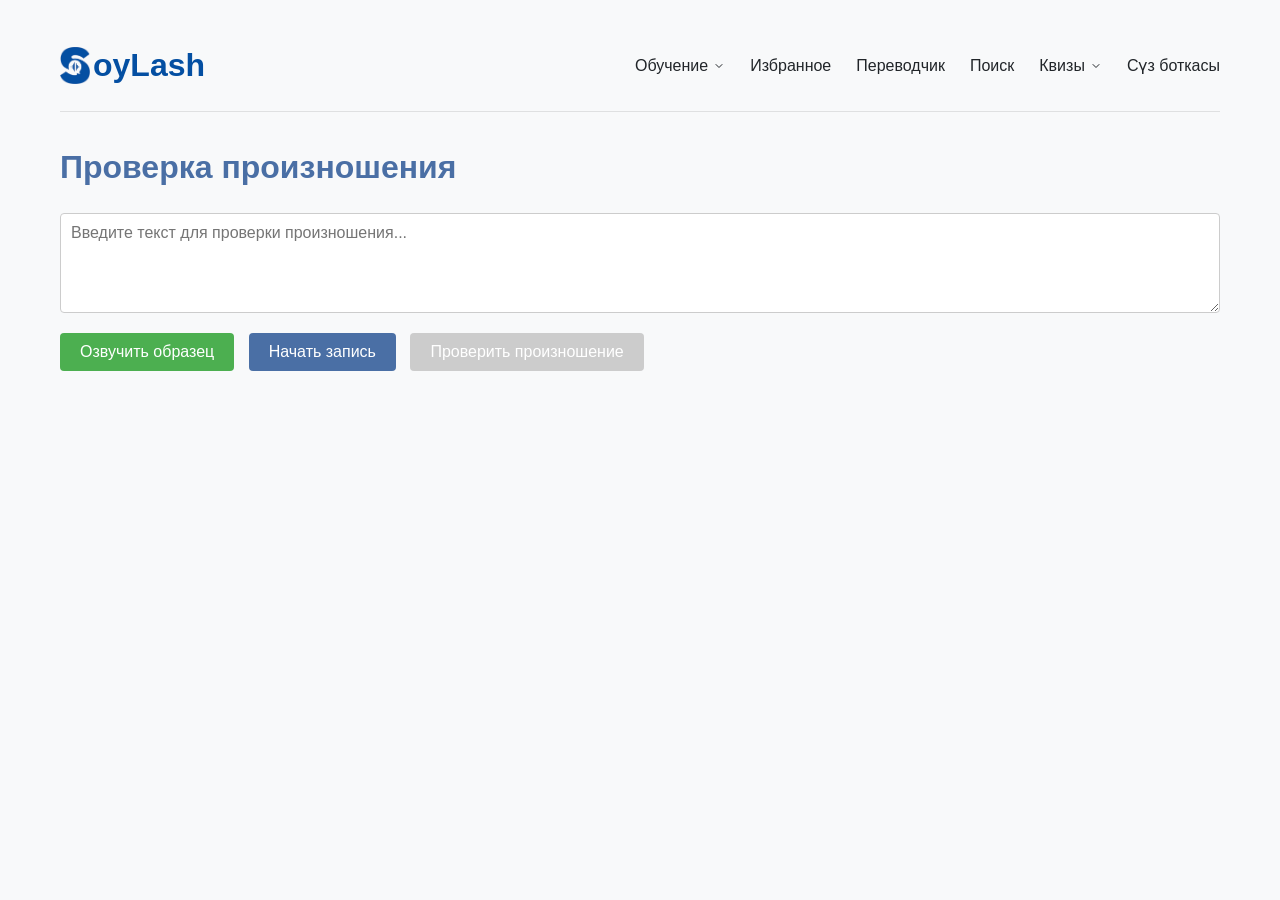
<file: Проект ЦУ/pages/WordSpelling.html>
<!DOCTYPE html>
<html lang="ru">

<head>
    <meta charset="UTF-8">
    <meta name="viewport" content="width=device-width, initial-scale=1.0">
    <title>TTS Клиент</title>
    <link rel="stylesheet" href="../assets/css/style.css">
    <link rel="icon" href="../assets/logo.png" type="image/x-icon">
    <style>
        .container {
            display: flex;
            flex-direction: column;
            gap: 20px;
        }

        textarea {
            width: 100%;
            min-height: 100px;
            padding: 10px;
            font-size: 16px;
            border: 1px solid #ccc;
            border-radius: 4px;
            resize: vertical;
        }

        button {
            padding: 10px 20px;
            font-size: 16px;
            color: white;
            border: none;
            border-radius: 4px;
            cursor: pointer;
            transition: background-color 0.3s;
            margin-right: 10px;
            margin-bottom: 10px;
        }

        button:hover {
            opacity: 0.9;
        }

        button:disabled {
            background-color: #cccccc;
            cursor: not-allowed;
        }

        .audio-container {
            margin-top: 20px;
            display: none;
        }

        .error {
            color: red;
            margin-top: 10px;
        }

        .success {
            color: green;
            margin-top: 10px;
        }

        .record-btn {
            background-color: #4a6fa5;
        }

        .stop-record-btn {
            background-color: #f44336;
        }

        .rerecord-btn {
            background-color: #2196F3;
        }

        .synthesize-btn {
            background-color: #4CAF50;
        }

        .check-btn {
            background-color: #000000;
        }

        .word-accuracy {
            display: flex;
            flex-wrap: wrap;
            gap: 10px;
            margin-top: 10px;
        }

        .word-box {
            padding: 5px 10px;
            border-radius: 4px;
            background-color: #f0f0f0;
        }

        .accuracy-0 {
            background-color: #4CAF50;
            color: white;
        }

        .accuracy-1 {
            background-color: #8BC34A;
            color: white;
        }

        .accuracy-2 {
            background-color: #FFC107;
            color: black;
        }

        .accuracy-3 {
            background-color: #F44336;
            color: white;
        }

        .result-container {
            margin-top: 20px;
            padding: 15px;
            border-radius: 4px;
            background-color: #f5f5f5;
        }
    </style>
</head>

<body>
<!-- Yandex.Metrika counter -->
<script type="text/javascript" >
    (function(m,e,t,r,i,k,a){m[i]=m[i]||function(){(m[i].a=m[i].a||[]).push(arguments)};
        m[i].l=1*new Date();
        for (var j = 0; j < document.scripts.length; j++) {if (document.scripts[j].src === r) { return; }}
        k=e.createElement(t),a=e.getElementsByTagName(t)[0],k.async=1,k.src=r,a.parentNode.insertBefore(k,a)})
    (window, document, "script", "https://mc.yandex.ru/metrika/tag.js", "ym");

    ym(102193999, "init", {
        clickmap:true,
        trackLinks:true,
        accurateTrackBounce:true
    });
</script>
<noscript><div><img src="https://mc.yandex.ru/watch/102193999" style="position:absolute; left:-9999px;" alt="" /></div></noscript>
<!-- /Yandex.Metrika counter -->
<header>
    <a href="../../index.html" class="header_logo"><img src="../assets/logo.png" alt="" class="logo"><h1>oyLash</h1></a>
    <div class="burger-menu">
        <span></span>
        <span></span>
        <span></span>
    </div>
    <nav>
        <ul class="main-nav">
            <li class="dropdown">
                <a href="#" class="dropdown-toggle">Обучение<svg width="12" height="12" viewBox="0 0 24 24" fill="none" stroke="currentColor" stroke-width="2" stroke-linecap="round" stroke-linejoin="round"><path d="M6 9l6 6 6-6"/></svg></a>
                <ul class="dropdown-menu">
                    <li><a href="./wordLearning.html">Тренировка произношения</a></li>
                    <li><a href="./WordSpelling.html">Тренировка произношения (ручной ввод)</a></li>
                </ul>
            </li>
            <li>
                <a href="./favorites.html" class="dropdown-toggle">Избранное</a>
            </li>
            <li>
                <a href="./translator.html" class="dropdown-toggle">Переводчик</a>
            </li>
            <li>
                <a href="./search.html" class="dropdown-toggle">Поиск</a>
            </li>
            <li class="dropdown">
                <a href="#" class="dropdown-toggle">Квизы <svg width="12" height="12" viewBox="0 0 24 24" fill="none" stroke="currentColor" stroke-width="2" stroke-linecap="round" stroke-linejoin="round"><path d="M6 9l6 6 6-6"/></svg></a>
                <ul class="dropdown-menu">
                    <li><a href="./WordQuiz.html">Угадай перевод</a></li>
                    <li><a href="./ImageQuiz.html">Угадай на слух</a></li>
                </ul>
            </li>
            <li>
                <a href="../../wordle-master/index.html" class="dropdown-toggle">Сүз боткасы</a>
            </li>
        </ul>
    </nav>
</header>
    <div class="container">
        <h1>Проверка произношения</h1>
        <textarea id="textInput" placeholder="Введите текст для проверки произношения..."></textarea>
        <div>
            <button id="synthesizeBtn" class="synthesize-btn">Озвучить образец</button>
            <button id="recordBtn" class="record-btn">Начать запись</button>
            <button id="checkBtn" class="check-btn" disabled>Проверить произношение</button>
        </div>
        <div id="error" class="error"></div>
        <div id="success" class="success"></div>

        <div id="audioContainer" class="audio-container">
            <h2>Образец произношения:</h2>
            <audio id="audioPlayer" controls>
                Ваш браузер не поддерживает элемент audio.
            </audio>
        </div>

        <div id="userAudioContainer" class="audio-container">
            <h2>Ваша запись:</h2>
            <audio id="userAudioPlayer" controls>
                Ваш браузер не поддерживает элемент audio.
            </audio>
        </div>

        <div id="feedbackAudioContainer" class="audio-container">
            <h2>Исправленное произношение:</h2>
            <audio id="feedbackAudioPlayer" controls>
                Ваш браузер не поддерживает элемент audio.
            </audio>
        </div>

        <div id="resultContainer" class="result-container" style="display: none;">
            <h2>Результат проверки:</h2>
            <p id="resultText"></p>
            <div id="wordAccuracy" class="word-accuracy"></div>
        </div>
    </div>
</body>
<script src="../js/toggle.js"></script>
<script src="../js/WordSpelling.js"></script>

</html>
</file>
<file: Проект ЦУ/assets/css/style.css>
:root {
    --primary: #4a6fa5;
    --secondary: #166088;
    --light: #f8f9fa;
    --dark: #212529;
    --gray: #6c757d;
    --accent: #4CAF50;
}

* {
    margin: 0;
    padding: 0;
    box-sizing: border-box;
    font-family: 'Segoe UI', Roboto, sans-serif;
}
a {
    text-decoration: none;
    color: inherit;
}
body {
    background-color: var(--light);
    color: var(--dark);
    line-height: 1.6;
    padding: 20px;
    max-width: 1200px;
    margin: 0 auto;
}

header {
    display: flex;
    justify-content: space-between;
    align-items: center;
    margin-bottom: 30px;
    padding-bottom: 15px;
    border-bottom: 1px solid rgba(0, 0, 0, 0.1);
}

h1 {
    color: var(--primary);
    font-weight: 600;
}

.main-container {
    display: grid;
    grid-template-columns: 250px 1fr;
    gap: 30px;
}
.main-search{
    display: block;
}
.word-details-main {
    display: flex;
    justify-content: center;
}

@media (max-width: 768px) {
    .main-container {
        grid-template-columns: 1fr;
    }
}

.filters {
    background: white;
    padding: 20px;
    border-radius: 8px;
    box-shadow: 0 2px 10px rgba(0, 0, 0, 0.05);
    height: fit-content;
}

.filters h2 {
    font-size: 1.2rem;
    margin-bottom: 15px;
    color: var(--secondary);
}

.theme-filter {
    list-style: none;
}

.theme-filter li {
    margin-bottom: 8px;
}

.theme-filter button {
    background: none;
    border: none;
    color: var(--gray);
    cursor: pointer;
    padding: 5px 0;
    text-align: left;
    width: 100%;
    transition: color 0.2s;
}

.theme-filter button:hover, .theme-filter button.active {
    color: var(--primary);
    font-weight: 500;
}

.word-card {
    background: white;
    border-radius: 8px;
    box-shadow: 0 2px 10px rgba(0, 0, 0, 0.05);
    padding: 25px;
    margin-bottom: 30px;
}

.word-header {
    display: flex;
    justify-content: space-between;
    align-items: flex-start;
    margin-bottom: 20px;
}

.word-title {
    font-size: 2rem;
    font-weight: 600;
    color: var(--primary);
}

.transcription {
    color: var(--gray);
    font-style: italic;
    margin: 5px 0 15px;
}

.word-theme {
    display: inline-block;
    background: #e9ecef;
    color: var(--gray);
    padding: 3px 10px;
    border-radius: 20px;
    font-size: 0.8rem;
    margin-bottom: 15px;
}

.word-translation {
    font-size: 1.2rem;
    margin-bottom: 15px;
    font-weight: 500;
}

.word-description {
    color: var(--gray);
    margin-bottom: 20px;
}

.word-image {
    width: 100%;
    height: auto;
    object-fit: cover;
    border-radius: 8px;
    margin-bottom: 20px;
}

.word-actions {
    display: flex;
    gap: 15px;
}

button {
    padding: 8px 16px;
    border-radius: 4px;
    border: none;
    cursor: pointer;
    font-weight: 500;
    transition: all 0.2s;
}

.btn-primary {
    background-color: var(--primary);
    color: white;
}

.btn-primary:hover {
    background-color: var(--secondary);
}

.btn-outline {
    background: none;
    border: 1px solid var(--primary);
    color: var(--primary);
}

.btn-outline:hover {
    background: rgba(74, 111, 165, 0.1);
}

.favorite-btn {
    display: flex;
    align-items: center;
    gap: 5px;
}

.favorite-btn.active {
    background-color: #ffc107;
    color: var(--dark);
}

.subtitle {
    color: var(--gray);
    font-size: 1.2rem;
    max-width: 600px;

}

.main-grid {
    display: grid;
    grid-template-columns: repeat(auto-fit, minmax(300px, 1fr));
    gap: 30px;
    margin-bottom: 50px;
}

.section-card {
    background: white;
    border-radius: 12px;
    box-shadow: 0 4px 12px rgba(0, 0, 0, 0.08);
    padding: 30px;
    transition: transform 0.3s, box-shadow 0.3s;
    text-align: center;
    cursor: pointer;
    border: 1px solid rgba(0, 0, 0, 0.05);
}

.section-card:hover {
    transform: translateY(-5px);
    box-shadow: 0 8px 16px rgba(0, 0, 0, 0.12);
}

.card-icon {
    width: 80px;
    height: 80px;
    margin: 0 auto 20px;
    display: flex;
    align-items: center;
    justify-content: center;
    background: rgba(74, 111, 165, 0.1);
    border-radius: 50%;
    color: var(--primary);
}

.card-icon svg {
    width: 40px;
    height: 40px;
}

.card-title {
    font-size: 1.5rem;
    margin-bottom: 15px;
    color: var(--primary);
}

.card-desc {
    color: var(--gray);
    margin-bottom: 20px;
}

.quiz-grid {
    display: grid;
    grid-template-columns: repeat(auto-fit, minmax(250px, 1fr));
    gap: 20px;
    margin-top: 30px;
}

.quiz-card {
    background: white;
    border-radius: 8px;
    padding: 20px;
    box-shadow: 0 2px 8px rgba(0, 0, 0, 0.05);
    transition: all 0.2s;
}

.quiz-card:hover {
    box-shadow: 0 4px 12px rgba(0, 0, 0, 0.1);
}

.quiz-title {
    font-size: 1.2rem;
    margin-bottom: 10px;
    color: var(--secondary);
}

.quiz-desc {
    color: var(--gray);
    font-size: 0.9rem;
}

footer {
    text-align: center;
    padding: 20px;
    color: var(--gray);
    font-size: 0.9rem;
    border-top: 1px solid rgba(0, 0, 0, 0.1);
    margin-top: 50px;
}

.favorites-grid {
    display: grid;
    grid-template-columns: 1fr;
    gap: 20px;
    margin-top: 30px;
}

.favorite-item {
    background: white;
    border-radius: 8px;
    padding: 20px;
    box-shadow: 0 2px 8px rgba(0, 0, 0, 0.05);
}

.favorite-item h3 {
    color: var(--primary);
    margin-bottom: 10px;
}

.favorite-meta {
    color: var(--gray);
    font-size: 0.9rem;
    margin-bottom: 10px;
}

.favorite-actions {
    display: flex;
    gap: 10px;
    margin-top: 15px;
}

.empty-favorites {
    text-align: center;
    color: var(--gray);
    padding: 40px 0;
}

.word-theme {
    display: inline-block;
    background: #e9ecef;
    color: var(--gray);
    padding: 2px 8px;
    border-radius: 12px;
    font-size: 0.8rem;
}

.empty-favorites {
    text-align: center;
    color: var(--gray);
    padding: 40px 0;
    grid-column: 1 / -1;
}

.theme-filter {
    display: flex;
    flex-wrap: wrap;
    gap: 8px;
    list-style: none;
}

.theme-filter li {
    margin: 0;
}
/* Добавим в конец style.css */

.favorites-container {
    display: flex;
    gap: 30px;
    align-items: flex-start;
}

.filters-section {
    flex: 0 0 250px;
    position: sticky;
    top: 20px;
}

.favorites-section {
    flex: 1;
}

.favorites-header {
    display: flex;
    justify-content: space-between;
    align-items: center;
    margin-bottom: 20px;
}

.favorites-grid {
    display: grid;
    grid-template-columns: repeat(auto-fill, minmax(880px, 1fr));
    gap: 20px;
}

.favorite-item {
    background: white;
    border-radius: 8px;
    padding: 20px;
    box-shadow: 0 2px 10px rgba(0, 0, 0, 0.05);
    transition: all 0.2s;
    border: 1px solid rgba(0, 0, 0, 0.05);
}

.favorite-item:hover {
    transform: translateY(-3px);
    box-shadow: 0 4px 15px rgba(0, 0, 0, 0.1);
}

.favorite-title {
    color: var(--primary);
    font-size: 1.5rem;
    margin-bottom: 10px;
}

.favorite-meta {
    display: flex;
    gap: 10px;
    color: var(--gray);
    font-size: 0.9rem;
    margin-bottom: 10px;
}

.word-theme-badge {
    background: rgba(74, 111, 165, 0.1);
    color: var(--primary);
    padding: 3px 10px;
    border-radius: 12px;
    font-size: 0.8rem;
}

.favorite-translation {
    font-size: 1.1rem;
    margin-bottom: 10px;
    font-weight: 500;
}

.favorite-description {
    color: var(--gray);
    margin-bottom: 15px;
    line-height: 1.5;
}

.favorite-actions {
    display: flex;
    justify-content: flex-end;
}

@media (max-width: 768px) {
    .favorites-container {
        flex-direction: column;
    }

    .filters-section {
        position: static;
        width: 100%;
    }
}
/* Стили для квиза */
.quiz-card {
    background: white;
    border-radius: 12px;
    box-shadow: 0 4px 12px rgba(0, 0, 0, 0.08);
    padding: 30px;
    width: 1160px;
    display: flex;
    justify-content: center;
}
@media (max-width: 768px){
    .quiz-card{
        width: 100%;
    }
}

.quiz-title {
    font-size: 1.8rem;
    color: var(--primary);
    margin-bottom: 10px;
    text-align: center;
}

.quiz-desc {
    color: var(--gray);
    text-align: center;
    margin-bottom: 30px;
}

.quiz-word {
    text-align: center;
    margin-bottom: 30px;
}

.quiz-word h3 {
    font-size: 2rem;
    color: var(--primary);
}

.quiz-options {
    display: grid;
    grid-template-columns: 1fr 1fr;
    gap: 15px;
    margin-bottom: 30px;

}

@media (max-width: 600px) {
    .quiz-options {
        display: flex;
        justify-content: center;
        flex-direction: column;
        align-items: center;
    }
}

.quiz-option {
    padding: 15px;
    border: 1px solid #ddd;
    border-radius: 8px;
    background: white;
    cursor: pointer;
    transition: all 0.2s;
    font-size: 1rem;
    text-align: center;
}

.quiz-option:hover {
    background: #f8f9fa;
    border-color: var(--primary);
}

.quiz-option.correct {
    background: #d4edda;
    border-color: #c3e6cb;
    color: #155724;
}

.quiz-option.incorrect {
    background: #f8d7da;
    border-color: #f5c6cb;
    color: #721c24;
}

.quiz-feedback {
    margin-bottom: 20px;
    padding: 15px;
    border-radius: 8px;
}

.feedback-correct {
    background: #d4edda;
    border: 1px solid #c3e6cb;
    color: #155724;
}

.feedback-incorrect {
    background: #f8d7da;
    border: 1px solid #f5c6cb;
    color: #721c24;
}

#next-quiz-btn {
    display: block;
    margin: 0 auto;
}
.word-actions-header {
    display: flex;
    gap: 10px;
}

.speak-btn {
    display: flex;
    align-items: center;
    gap: 5px;
}

.speak-btn svg {
    width: 16px;
    height: 16px;
}
/* Дополнительные стили для страницы фраз */
.word-card {
    padding: 30px;
}

.word-title {
    font-size: 1.8rem;
    margin-bottom: 10px;
}

.word-translation {
    font-size: 1.4rem;
    margin: 20px 0;
    padding: 15px;
    background-color: rgba(74, 111, 165, 0.05);
    border-left: 3px solid var(--primary);
    border-radius: 4px;
}

.word-description {
    font-size: 1.1rem;
    line-height: 1.7;
    padding: 15px;
    background-color: rgba(108, 117, 125, 0.05);
    border-radius: 8px;
}

@media (max-width: 768px) {
    .word-title {
        font-size: 1.5rem;
    }

    .word-translation {
        font-size: 1.2rem;
    }

    .word-description {
        font-size: 1rem;
    }
}

/* Общие стили для карточек слов и фраз */
.word-card {
    padding: 30px;
    background: white;
    border-radius: 12px;
    box-shadow: 0 4px 12px rgba(0, 0, 0, 0.08);
}

.word-title {
    font-size: 1.8rem;
    margin-bottom: 10px;
    color: var(--primary);
}

.word-translation {
    font-size: 1.4rem;
    margin: 20px 0;
    padding: 15px;
    background-color: rgba(74, 111, 165, 0.05);
    border-left: 3px solid var(--primary);
    border-radius: 4px;
}

.word-description {
    font-size: 1.1rem;
    line-height: 1.7;
    padding: 15px;
    background-color: rgba(108, 117, 125, 0.05);
    border-radius: 8px;
}

.word-image {
    margin-top: 20px;
    border-radius: 8px;
    box-shadow: 0 2px 8px rgba(0, 0, 0, 0.1);
}

@media (max-width: 768px) {
    .word-title {
        font-size: 1.5rem;
    }

    .word-translation {
        font-size: 1.2rem;
    }

    .word-description {
        font-size: 1rem;
    }
}

.main-grid {
    display: grid;
    grid-template-columns: repeat(auto-fit, minmax(300px, 1fr));
    gap: 30px;
    margin: 40px 0;
}

.section-card {
    background: white;
    border-radius: 12px;
    padding: 30px;
    box-shadow: 0 4px 12px rgba(0, 0, 0, 0.08);
    transition: transform 0.3s, box-shadow 0.3s;
    text-align: center;
    cursor: pointer;
    border: 1px solid rgba(0, 0, 0, 0.05);
    color: inherit;
    text-decoration: none;
    display: block;
}

.section-card:hover {
    transform: translateY(-5px);
    box-shadow: 0 8px 16px rgba(0, 0, 0, 0.12);
}

/* style.css */
.quiz-page .main-container {
    grid-template-columns: 1fr !important;
    max-width: 800px;
    margin: 0 auto;
}

.size-btn {
    margin: 5px;
    width: 150px;
}

#quiz-progress {
    text-align: center;
    margin: 15px 0;
    color: var(--gray);
}

#mistakes-list .mistake-item {
    background: #f8d7da;
    padding: 10px;
    border-radius: 8px;
    margin: 10px 0;
}

/* Добавим в конец файла style.css */

/* Стили для квиза */
.quiz-page {
    display: flex;
    justify-content: center;
    padding: 20px;
}

.quiz-container {
    width: 100%;
    max-width: 800px;
    background: white;
    border-radius: 12px;
    box-shadow: 0 4px 12px rgba(0, 0, 0, 0.08);
    padding: 30px;
}

.quiz-header {
    text-align: center;
    margin-bottom: 30px;
}

.quiz-title {
    font-size: 1.8rem;
    color: var(--primary);
    margin-bottom: 10px;
}

.quiz-subtitle {
    color: var(--gray);
    font-size: 1rem;
}

.quiz-progress {
    text-align: center;
    margin-bottom: 20px;
    color: var(--gray);
    font-size: 1rem;
}

.quiz-content {
    display: flex;
    flex-direction: column;
    gap: 20px;
}

.quiz-word {
    text-align: center;
    padding: 20px;
    background: rgba(74, 111, 165, 0.05);
    border-radius: 8px;
    margin-bottom: 10px;
}

.quiz-word-text {
    font-size: 2rem;
    color: var(--primary);
    margin-bottom: 5px;
}

.quiz-word-transcription {
    color: var(--gray);
    font-style: italic;
}

.quiz-options-grid {
    display: grid;
    grid-template-columns: 1fr 1fr;
    gap: 15px;
    margin-bottom: 20px;
}

@media (max-width: 600px) {
    .quiz-options-grid {
        grid-template-columns: 1fr;
    }
}

.quiz-option {
    padding: 15px;
    border: 1px solid #ddd;
    border-radius: 8px;
    background: white;
    cursor: pointer;
    transition: all 0.2s;
    font-size: 1rem;
    text-align: center;
    min-height: 60px;
    display: flex;
    align-items: center;
    justify-content: center;
}

.quiz-option:hover {
    background: #f8f9fa;
    border-color: var(--primary);
}

.quiz-option.correct {
    background: #d4edda;
    border-color: #c3e6cb;
    color: #155724;
}

.quiz-option.incorrect {
    background: #f8d7da;
    border-color: #f5c6cb;
    color: #721c24;
}

.quiz-feedback {
    padding: 15px;
    border-radius: 8px;
    margin-bottom: 20px;
}

.feedback-correct {
    background: #d4edda;
    border: 1px solid #c3e6cb;
    color: #155724;
}

.feedback-incorrect {
    background: #f8d7da;
    border: 1px solid #f5c6cb;
    color: #721c24;
}

.quiz-actions {
    display: flex;
    justify-content: center;
    margin-top: 20px;
}

.size-options {
    display: flex;
    justify-content: center;
    gap: 15px;
    margin-top: 30px;
    flex-wrap: wrap;
}

.size-btn {
    padding: 12px 24px;
    min-width: 120px;
}

.quiz-results {
    text-align: center;
}

.results-title {
    font-size: 1.8rem;
    color: var(--primary);
    margin-bottom: 20px;
}

.results-score {
    font-size: 1.5rem;
    margin-bottom: 30px;
}

.mistakes-list {
    margin-top: 30px;
    text-align: left;
}

.mistake-item {
    background: #f8f9fa;
    padding: 15px;
    border-radius: 8px;
    margin-bottom: 15px;
    border-left: 4px solid var(--primary);
}

.mistake-word {
    font-weight: 600;
    color: var(--primary);
}

.mistake-translation {
    margin: 5px 0;
}

.mistake-description {
    color: var(--gray);
    font-size: 0.9rem;
}

.restart-btn {
    margin-top: 30px;
}

translator-card {
    background: white;
    border-radius: 12px;
    box-shadow: 0 4px 12px rgba(0, 0, 0, 0.08);
    padding: 30px;
    max-width: 800px;
    margin: 30px auto;
}

.translator-grid {
    display: grid;
    grid-template-columns: 1fr auto 1fr;
    gap: 20px;
    align-items: center;
    margin: 30px 0;
}

@media (max-width: 768px) {
    .translator-grid {
        grid-template-columns: 1fr;
    }
}

.language-swap-btn {
    background: none;
    border: none;
    cursor: pointer;
    padding: 10px;
    color: var(--primary);
    transition: transform 0.3s;
}

.language-swap-btn:hover {
    transform: rotate(180deg);
}

.language-select {
    padding: 10px;
    border: 1px solid #ddd;
    border-radius: 6px;
    width: 100%;
    margin-bottom: 15px;
}


.error-message {
    color: #dc3545;
    padding: 10px;
    text-align: center;
    margin-top: 15px;
}

/* Стили для навигации */
header {
    display: flex;
    justify-content: space-between;
    align-items: center;
    padding: 20px 0;
    position: relative;
}

.main-nav {
    display: flex;
    list-style: none;
    gap: 25px;
    margin: 0;
    padding: 0;
}

.main-nav a {
    color: var(--dark);
    font-weight: 500;
    padding: 10px 0;
    position: relative;
    transition: color 0.2s;
}

.main-nav a:hover {
    color: var(--primary);
}

.dropdown {
    position: relative;
}

.dropdown-toggle {
    display: flex;
    align-items: center;
    gap: 5px;
}

.dropdown-menu {
    position: absolute;
    top: 100%;
    left: 0;
    background: white;
    border-radius: 8px;
    box-shadow: 0 4px 12px rgba(0, 0, 0, 0.1);
    padding: 10px 0;
    min-width: 180px;
    opacity: 0;
    visibility: hidden;
    transition: all 0.2s;
    z-index: 100;
    list-style: none;
    margin: 0;
}

.dropdown:hover .dropdown-menu {
    opacity: 1;
    visibility: visible;
}

.dropdown-menu li {
    padding: 0;
}

.dropdown-menu a {
    display: block;
    padding: 8px 20px;
    color: var(--dark);
    transition: all 0.2s;
}

.dropdown-menu a:hover {
    background: rgba(74, 111, 165, 0.1);
    color: var(--primary);
}

@media (max-width: 768px) {
    .main-nav {
        gap: 15px;
    }

    .dropdown-menu {
        min-width: 160px;
    }
}

/* Анимации для карточки слова */
.word-card {
    transition: opacity 0.3s ease, transform 0.3s ease;
}

.word-card.fade-out {
    opacity: 0;
    transform: translateY(20px);
}

.word-card.fade-in {
    opacity: 1;
    transform: translateY(0);
}

/* Стили для прогресса */
.progress-container {
    display: grid;
    grid-template-columns: 1fr 1fr;
    gap: 20px;
    margin-bottom: 30px;
}

.progress-card {
    background: white;
    border-radius: 12px;
    padding: 20px;
    box-shadow: 0 4px 12px rgba(0, 0, 0, 0.08);
    transition: transform 0.3s ease;
}

.progress-card:hover {
    transform: translateY(-5px);
}

.progress-header {
    display: flex;
    justify-content: space-between;
    align-items: center;
    margin-bottom: 15px;
}

.progress-header h3 {
    margin: 0;
    font-size: 1.1rem;
    color: #333;
}

.progress-header span {
    font-weight: bold;
    color: #4a6fa5;
}

.progress-bar {
    height: 10px;
    background: #e0e0e0;
    border-radius: 5px;
    overflow: hidden;
}

.progress-fill {
    height: 100%;
    background: linear-gradient(90deg, #4a6fa5, #6b8cce);
    border-radius: 5px;
    transition: width 0.5s ease;
    position: relative;
}

.progress-fill::after {
    content: '';
    position: absolute;
    top: 0;
    left: 0;
    right: 0;
    bottom: 0;
    background: linear-gradient(90deg,
    rgba(255,255,255,0.1) 0%,
    rgba(255,255,255,0.3) 50%,
    rgba(255,255,255,0.1) 100%);
    animation: shimmer 2s infinite;
}

@keyframes shimmer {
    0% { transform: translateX(-100%); }
    100% { transform: translateX(100%); }
}

.speak-favorite-btn[disabled] {
    opacity: 0.7;
    cursor: wait;
}

/* Pronunciation Check Section */
.pronunciation-check {
    margin-top: 30px;
    padding: 20px;
    background: rgba(255, 255, 255, 0.9);
    border-radius: 12px;
    box-shadow: 0 2px 10px rgba(0, 0, 0, 0.05);
}

.audio-controls {
    display: flex;
    gap: 15px;
    margin-bottom: 20px;
}

.audio-container {
    margin: 20px 0;
}

.audio-container h3 {
    color: var(--secondary);
    margin-bottom: 10px;
}

.result-container {
    padding: 15px;
    background: var(--light);
    border-radius: 8px;
}

.word-accuracy {
    display: flex;
    flex-wrap: wrap;
    gap: 8px;
    margin: 15px 0;
}

.word-accuracy span {
    padding: 4px 12px;
    border-radius: 20px;
    font-size: 0.9rem;
}

.accuracy-0 { background: #4CAF50; color: white; }
.accuracy-1 { background: #FFC107; color: black; }
.accuracy-2 { background: #F44336; color: white; }

.feedback-message {
    font-weight: 500;
    margin-top: 10px;
}

button.recording {
    background-color: var(--error);
    color: white;
}


/* Добавить для кнопок записи */
.audio-controls {
    gap: 15px; /* Расстояние между кнопками */
    margin: 25px 0; /* Отступы сверху/снизу */
}

.audio-controls button {
    padding: 12px 25px; /* Крупнее кнопки */
    font-size: 1rem; /* Единый размер текста */
    flex-grow: 1; /* Равная ширина кнопок */
}

.audio-controls svg {
    margin-right: 8px; /* Отступ иконок */
    vertical-align: middle; /* Выравнивание по центру */
}

.word-box {
    display: inline-block;
    margin: 2px;
    padding: 5px 10px;
    border-radius: 4px;
    color: white;
}

.word-box span {
    padding: 2px 5px;
    border-radius: 3px;
}
.word-accuracy {
    display: flex;
    flex-wrap: wrap;
    gap: 10px;
    margin-top: 10px;
}

.word-accuracy span {
    padding: 2px 5px;
    border-radius: 3px;
}

.word-main{
    display: flex;
    justify-content: center;
    padding: 20px;
}
.word-card{
    max-width: 1000px;
    width: 100%;
}

.result-container {
    background: #f5f5f5;
    padding: 20px;
    border-radius: 8px;
    margin-top: 20px;
}

.word-accuracy {
    display: flex;
    flex-wrap: wrap;
    gap: 8px;
}

.audio-container {
    margin: 15px 0;
    padding: 15px;
    background: #fff;
    border-radius: 8px;
    box-shadow: 0 2px 4px rgba(0,0,0,0.1);
}
.word-accuracy {
    display: flex;
    gap: 8px;
    flex-wrap: wrap;
    margin-top: 15px;
}

.word-box {
    padding: 6px 12px;
    border-radius: 20px;
    font-weight: 500;
    border: 2px solid;
}

/* Стили для разной точности */
.word-box.accuracy-80,
.word-box.accuracy-90,
.word-box.accuracy-100 {
    background: #e6f4ea;
    border-color: #34a853;
    color: #137333;
}

.word-box.accuracy-50,
.word-box.accuracy-60,
.word-box.accuracy-70 {
    background: #fef7e0;
    border-color: #f9ab00;
    color: #e37400;
}

.word-box.accuracy-0,
.word-box.accuracy-10,
.word-box.accuracy-20,
.word-box.accuracy-30,
.word-box.accuracy-40 {
    background: #fce8e6;
    border-color: #d93025;
    color: #c5221f;
}

.translator-container {
    max-width: 1000px;
    margin: 0 auto;
    padding: 20px;
}

.translator-card {
    background: white;
    border-radius: 12px;
    box-shadow: 0 4px 12px rgba(0, 0, 0, 0.08);
    padding: 30px;
    margin-bottom: 30px;
}

.translator-header {
    text-align: center;
    margin-bottom: 30px;
}

.translator-header h2 {
    color: var(--primary);
    font-size: 1.8rem;
    margin-bottom: 10px;
}

.translator-grid {
    display: grid;
    grid-template-columns: 1fr auto 1fr;
    gap: 20px;
    align-items: center;
}

@media (max-width: 768px) {
    .translator-grid {
        grid-template-columns: 1fr;
    }
}

.language-select-container {
    margin-bottom: 15px;
}

.language-select {
    width: 100%;
    padding: 12px 15px;
    border: 2px solid #ddd;
    border-radius: 8px;
    font-size: 1rem;
    background-color: white;
    transition: all 0.3s;
}

.language-select:focus {
    border-color: var(--primary);
    outline: none;
    box-shadow: 0 0 0 3px rgba(74, 111, 165, 0.2);
}

.language-swap-btn {
    background: none;
    border: none;
    cursor: pointer;
    padding: 12px;
    color: var(--primary);
    transition: transform 0.3s;
    align-self: center;
}

.language-swap-btn:hover {
    transform: rotate(180deg);
}

.text-input-container, .text-output-container {
    position: relative;
}

.text-input-container label, .text-output-container label {
    display: block;
    margin-bottom: 8px;
    font-weight: 500;
    color: var(--dark);
}

.translation-input, .translation-output {
    width: 100%;
    min-height: 200px;
    padding: 15px;
    border-radius: 8px;
    font-size: 1rem;
    line-height: 1.6;
    resize: vertical;
}

.translation-input {
    border: 2px solid var(--primary);
    transition: all 0.3s;
}

.translation-input:focus {
    border-color: var(--secondary);
    box-shadow: 0 0 8px rgba(22, 96, 136, 0.2);
    outline: none;
}

.translation-output {
    background: #f8f9fa;
    border: 2px solid #ddd;
    overflow-y: auto;
}

.translate-btn-container {
    grid-column: 1 / -1;
    text-align: center;
}

.translate-btn {
    padding: 12px 30px;
    background-color: var(--primary);
    color: white;
    border: none;
    border-radius: 8px;
    font-size: 1.1rem;
    cursor: pointer;
    transition: all 0.3s;
}

.translate-btn:hover {
    background-color: var(--secondary);
    transform: translateY(-2px);
}

.error-message {
    color: #dc3545;
    padding: 10px;
    text-align: center;
    margin-top: 15px;
    font-size: 0.9rem;
}

/* Для мобильных устройств */
@media (max-width: 576px) {
    .translator-card {
        padding: 20px;
    }
    
    .translation-input, .translation-output {
        min-height: 150px;
    }
}


.favorite-btn {
    display: flex;
    align-items: center;
    gap: 5px;
    padding: 8px 16px;
    border-radius: 4px;
    border: 1px solid var(--primary);
    background: none;
    color: var(--primary);
    cursor: pointer;
    transition: all 0.2s;
}

.favorite-btn.active {
    background-color: rgba(74, 111, 165, 0.1);
    color: var(--primary);
}

.favorite-btn[disabled] {
    opacity: 0.7;
    cursor: not-allowed;
    background-color: rgba(74, 111, 165, 0.05);
}

.favorite-btn svg {
    margin-right: 5px;
}

/* Стили для кнопки удаления */
.remove-favorite {
    transition: all 0.2s;
}

.remove-favorite:hover {
    background-color: rgba(220, 53, 69, 0.1);
    color: #dc3545;
    border-color: #dc3545;
}

@media (max-width: 992px) {
    .main-nav {
        gap: 15px;
    }
}

@media (max-width: 768px) {
    body {
        padding: 15px;
    }
    
    header {
        flex-direction: column;
        align-items: flex-start;
        padding-bottom: 10px;
    }
    
    .main-nav {
        display: none;
        flex-direction: column;
        width: 100%;
        margin-top: 15px;
        gap: 0;
    }
    
    .main-nav.active {
        display: flex;
    }
    
    .main-nav li {
        width: 100%;
        padding: 8px 0;
        border-bottom: 1px solid rgba(0, 0, 0, 0.1);
    }
    
    .dropdown-menu {
        position: static;
        box-shadow: none;
        opacity: 1;
        visibility: visible;
        padding: 0;
        margin-left: 15px;
        display: none;
    }
    
    .dropdown:hover .dropdown-menu {
        display: none;
    }
    
    .dropdown.active .dropdown-menu {
        display: block;
    }
    
    .dropdown-toggle svg {
        transition: transform 0.3s;
    }
    
    .dropdown.active .dropdown-toggle svg {
        transform: rotate(180deg);
    }
    
    /* Бургер-меню */
    .burger-menu {
        display: flex;
        flex-direction: column;
        justify-content: space-between;
        width: 30px;
        height: 21px;
        cursor: pointer;
        position: absolute;
        right: 15px;
        top: 20px;
    }
    
    .burger-menu span {
        display: block;
        height: 3px;
        width: 100%;
        background-color: var(--primary);
        border-radius: 3px;
        transition: all 0.3s;
    }
    
    .burger-menu.active span:nth-child(1) {
        transform: translateY(9px) rotate(45deg);
    }
    
    .burger-menu.active span:nth-child(2) {
        opacity: 0;
    }
    
    .burger-menu.active span:nth-child(3) {
        transform: translateY(-9px) rotate(-45deg);
    }
    
    /* Адаптация основного контента */
    .main-container {
        grid-template-columns: 1fr;
    }
    
    .filters {
        margin-bottom: 20px;
    }
    
    .progress-container {
        grid-template-columns: 1fr;
    }
    
    .translator-grid {
        grid-template-columns: 1fr;
    }
    
    .language-swap-btn {
        transform: rotate(90deg);
        margin: 10px auto;
    }
    
    .language-swap-btn:hover {
        transform: rotate(270deg);
    }
    
    .favorites-container {
        flex-direction: column;
    }
    
    .filters-section {
        position: static;
        margin-bottom: 20px;
    }
    
    .quiz-options {
        grid-template-columns: 1fr;
    }
    
    .options-container {
        grid-template-columns: 1fr;
    }
}

@media (max-width: 576px) {
    body {
        padding: 10px;
    }
    
    h1 {
        font-size: 1.5rem;
    }
    
    .section-title {
        font-size: 1.3rem;
    }
    
    .main-grid {
        grid-template-columns: 1fr;
    }
    
    .word-card {
        padding: 15px;
    }
    
    .word-header {
        flex-direction: column;
    }
    
    .word-actions-header {
        margin-top: 10px;
        width: 100%;
        justify-content: space-between;
    }
    
    .word-title {
        font-size: 1.5rem;
    }
    
    .word-translation {
        font-size: 1.2rem;
    }
    
    .translator-card {
        padding: 15px;
    }
    
    .translation-input, .translation-output {
        min-height: 150px;
    }
}
/* Мобильные стили для страницы избранного */
@media (max-width: 768px) {
    .favorites-container {
        flex-direction: column;
        gap: 20px;
    }

    .filters-section {
        width: 100%;
        position: static;
        margin-bottom: 20px;
    }

    .filters {
        padding: 15px;
    }

    .theme-filter {
        flex-direction: row;
        overflow-x: auto;
        padding-bottom: 10px;
        -webkit-overflow-scrolling: touch;
    }

    .theme-filter li {
        flex: 0 0 auto;
    }

    .theme-filter button {
        white-space: nowrap;
        padding: 8px 12px;
        border-radius: 20px;
        border: 1px solid #ddd;
    }

    .theme-filter button.active {
        background-color: var(--primary);
        color: white;
        border-color: var(--primary);
    }

    .favorites-section {
        width: 100%;
    }

    .favorites-header {
        flex-direction: column;
        align-items: flex-start;
        gap: 10px;
    }

    .favorites-grid {
        grid-template-columns: 1fr;
    }

    .favorite-item {
        padding: 15px;
    }

    .favorite-title {
        font-size: 1.3rem;
    }

    .favorite-meta {
        flex-wrap: wrap;
    }

    .favorite-actions {
        justify-content: flex-start;
    }

    .favorite-actions button {
        padding: 8px 12px;
        font-size: 0.9rem;
    }
}

@media (max-width: 480px) {
    .favorite-item {
        padding: 12px;
    }

    .favorite-title {
        font-size: 1.2rem;
    }

    .favorite-translation {
        font-size: 1rem;
    }

    .favorite-description {
        font-size: 0.9rem;
    }

    .word-theme-badge {
        font-size: 0.7rem;
    }
}

/* Дополнительные мобильные стили */
.mobile-filter-toggle {
    display: none;
    width: 100%;
    padding: 12px;
    background-color: var(--primary);
    color: white;
    border: none;
    border-radius: 8px;
    margin-bottom: 10px;
    font-weight: 500;
    cursor: pointer;
}

@media (max-width: 768px) {
    .mobile-filter-toggle {
        display: block;
    }

    .filters {
        display: block;
        margin-top: 10px;
    }

    .filters.active {
        display: block;
        animation: fadeIn 0.3s ease;
    }

    @keyframes fadeIn {
        from { opacity: 0; transform: translateY(-10px); }
        to { opacity: 1; transform: translateY(0); }
    }
}

/* Улучшаем touch-опыт */
button, a {
    -webkit-tap-highlight-color: transparent;
}

/* Оптимизация для iOS */
@supports (-webkit-touch-callout: none) {
    body {
        padding-bottom: constant(safe-area-inset-bottom);
        padding-bottom: env(safe-area-inset-bottom);
    }
}

.favorites-container {
    display: flex;
    gap: 20px; /* Уменьшаем расстояние между фильтрами и контентом */
    align-items: flex-start;
}

.favorites-header {
    display: flex;
    justify-content: space-between;
    align-items: center;
    margin-bottom: 10px; /* Уменьшаем отступ снизу */
}

.filters-section {
    flex: 0 0 250px;
    position: sticky;
    top: 20px;
}

.favorites-section {
    flex: 1;
    margin-top: 0; /* Убираем лишний отступ сверху */
}
@media (max-width: 768px) {
    .favorites-container {
        flex-direction: column;
        gap: 1px; /* Еще меньше расстояние на мобильных */
    }

    .favorites-header {
        margin-bottom: 8px;
    }
}
:root {
    --primary: #4a6fa5;
    --secondary: #166088;
    --light: #f8f9fa;
    --dark: #212529;
    --gray: #6c757d;
    --accent: #4CAF50;
    --color-green: #538d4e;
    --color-yellow: #B59F3B;
    --color-gray-dark: #3A3A3C;
    --color-gray-light: #818384;
}

.wordle-container {
    max-width: 800px;
    margin: 30px auto;
    padding: 30px;
    background: white;
    border-radius: 12px;
    box-shadow: 0 4px 12px rgba(0, 0, 0, 0.08);
    text-align: center;
}

.wordle-header {
    margin-bottom: 30px;
}

.wordle-header h2 {
    color: var(--primary);
    font-size: 1.8rem;
    margin-bottom: 10px;
}

.wordle-header p {
    color: var(--gray);
}

.wordle-grid {
    display: grid;
    grid-template-rows: repeat(6, 1fr);
    grid-gap: 5px;
    margin: 20px 0;
    justify-content: center;
}

.wordle-row {
    display: grid;
    grid-template-columns: repeat(5, 1fr);
    grid-gap: 5px;
}

.wordle-tile {
    width: 50px;
    height: 50px;
    display: flex;
    align-items: center;
    justify-content: center;
    font-size: 2rem;
    font-weight: bold;
    text-transform: uppercase;
    border: 2px solid var(--color-gray-light);
    border-radius: 4px;
    transition: all 0.3s;
    color: var(--dark);
}

.wordle-tile[data-state="correct"] {
    background-color: var(--color-green);
    border-color: var(--color-green);
    color: white;
}

.wordle-tile[data-state="present"] {
    background-color: var(--color-yellow);
    border-color: var(--color-yellow);
    color: white;
}

.wordle-tile[data-state="absent"] {
    background-color: var(--color-gray-dark);
    border-color: var(--color-gray-dark);
    color: white;
}

.wordle-keyboard {
    margin-top: 30px;
}

.keyboard-row {
    display: flex;
    justify-content: center;
    margin-bottom: 8px;
}

.keyboard-key {
    padding: 12px 0;
    margin: 0 3px;
    min-width: 40px;
    border: none;
    border-radius: 4px;
    background-color: var(--color-gray-light);
    color: white;
    font-weight: bold;
    cursor: pointer;
    transition: all 0.2s;
}

.keyboard-key:hover {
    background-color: #c0c3c7;
}

.keyboard-key[data-state="correct"] {
    background-color: var(--color-green);
    color: white;
}

.keyboard-key[data-state="present"] {
    background-color: var(--color-yellow);
    color: white;
}

.keyboard-key[data-state="absent"] {
    background-color: var(--color-gray-dark);
    color: white;
}

.keyboard-key.wide {
    min-width: 60px;
    font-size: 0.8rem;
}

.wordle-message {
    text-align: center;
    margin: 20px 0;
    padding: 15px;
    border-radius: 8px;
    font-weight: 500;
}

.wordle-message.correct {
    background-color: #d4edda;
    color: #155724;
}

.wordle-message.incorrect {
    background-color: #f8d7da;
    color: #721c24;
}

.wordle-actions {
    display: flex;
    justify-content: center;
    margin-top: 20px;
    gap: 15px;
}

/* Модальные окна */
.modal {
    position: fixed;
    left: 0;
    top: 0;
    width: 100%;
    height: 100vh;
    z-index: 99998;
    background-color: rgba(0, 0, 0, .3);
    display: grid;
    align-items: center;
    justify-content: center;
    overflow-y: auto;
    visibility: hidden;
    opacity: 0;
    transition: opacity .4s, visibility .4s;
}

.modal__box {
    border-radius: 12px;
    position: relative;
    max-width: 500px;
    padding: 30px;
    z-index: 1;
    margin: 30px 15px;
    background-color: white;
    box-shadow: 0 4px 12px rgba(0, 0, 0, 0.08);
    transform: scale(0);
    transition: transform .8s;
}

.modal__close-btn {
    position: absolute;
    top: 15px;
    right: 15px;
    border: none;
    background: none;
    font-size: 1.2rem;
    cursor: pointer;
    color: var(--gray);
}

.modal__close-btn:hover {
    color: var(--dark);
}

.modal.open {
    visibility: visible;
    opacity: 1;
}

.modal.open .modal__box {
    transform: scale(1);
}

/* Статистика */
.statistic-container {
    display: grid;
    grid-template-columns: repeat(2, 1fr);
    gap: 20px;
    margin-bottom: 30px;
}

.statistic-element {
    text-align: center;
}

.statistic-value {
    font-size: 1.8rem;
    font-weight: 600;
    color: var(--primary);
    margin-bottom: 5px;
}

.statistic-name {
    color: var(--gray);
    font-size: 0.9rem;
}

.right-word-container {
    margin: 20px 0;
    padding: 15px;
    background-color: rgba(74, 111, 165, 0.05);
    border-radius: 8px;
}

.right-word-title {
    font-weight: 500;
    color: var(--primary);
    margin-bottom: 5px;
}

.right-word {
    font-size: 1.2rem;
    font-weight: 500;
}

.button-container {
    display: flex;
    justify-content: center;
    gap: 15px;
    margin-top: 20px;
}

/* Адаптация для мобильных */
@media (max-width: 768px) {
    .wordle-tile {
        width: 40px;
        height: 40px;
        font-size: 1.5rem;
    }

    .keyboard-key {
        min-width: 30px;
        padding: 10px 0;
        font-size: 0.9rem;
    }

    .keyboard-key.wide {
        min-width: 50px;
    }

    .statistic-container {
        grid-template-columns: 1fr;
    }
}
/* Добавим в конец style.css */
.search-container {
    max-width: 800px;
    margin: 0 auto;
    padding: 20px;
}
@media (min-width: 600px){
    .search-container {
        width: 800px;
        margin: 0 auto;
        padding: 20px;
    }
}

.search-box {
    display: flex;
    gap: 10px;
    margin-bottom: 20px;
}

#searchInput {
    flex: 1;
    padding: 12px 15px;
    border: 2px solid #ddd;
    border-radius: 8px;
    font-size: 1rem;
}

#searchBtn {
    padding: 12px 20px;
    background-color: var(--primary);
    color: white;
    border: none;
    border-radius: 8px;
    cursor: pointer;
    transition: background-color 0.3s;
}

#searchBtn:hover {
    background-color: var(--secondary);
}

.search-results {
    background: white;
    border-radius: 8px;
    box-shadow: 0 2px 10px rgba(0, 0, 0, 0.05);
    overflow: hidden;
}

.result-item {
    padding: 15px;
    border-bottom: 1px solid #eee;
    cursor: pointer;
    transition: background-color 0.2s;
}

.result-item:hover {
    background-color: #f9f9f9;
}

.result-header {
    display: flex;
    justify-content: space-between;
    align-items: center;
    margin-bottom: 5px;
}

.result-word {
    font-size: 1.2rem;
    font-weight: 600;
    color: var(--primary);
}

.result-translation {
    color: var(--dark);
    margin-bottom: 5px;
}

.result-theme {
    display: inline-block;
    background: #e9ecef;
    color: var(--gray);
    padding: 2px 8px;
    border-radius: 12px;
    font-size: 0.8rem;
}

.no-results {
    padding: 20px;
    text-align: center;
    color: var(--gray);
}
/* Стили для клавиатуры */
.wordle-keyboard {
    margin-top: 30px;
    display: flex;
    flex-direction: column;
    align-items: center;
    padding: 10px;
    background: rgba(255, 255, 255, 0.1);
    border-radius: 12px;
    box-shadow: 0 2px 10px rgba(0, 0, 0, 0.1);
}

.keyboard-row {
    display: flex;
    justify-content: center;
    margin-bottom: 6px;
    width: 100%;
}

.keyboard-key {
    display: flex;
    justify-content: center;
    align-items: center;
    height: 50px;
    min-width: 40px;
    margin: 0 3px;
    padding: 0 10px;
    border: none;
    border-radius: 8px;
    background-color: var(--color-gray-light);
    color: white;
    font-weight: bold;
    font-size: 1.1rem;
    cursor: pointer;
    transition: all 0.2s;
    box-shadow: 0 2px 4px rgba(0, 0, 0, 0.2);
    user-select: none;
}

.keyboard-key:hover {
    background-color: #a0a0a0;
    transform: translateY(-2px);
}

.keyboard-key:active {
    transform: translateY(1px);
}

.keyboard-key[data-state="correct"] {
    background-color: var(--color-green);
    color: white;
}

.keyboard-key[data-state="present"] {
    background-color: var(--color-yellow);
    color: white;
}

.keyboard-key[data-state="absent"] {
    background-color: var(--color-gray-dark);
    color: white;
}

.keyboard-key.wide {
    min-width: 70px;
    font-size: 0.9rem;
    padding: 0 15px;
}

/* Специальные клавиши */
.keyboard-key.enter {
    background-color: var(--primary);
}

.keyboard-key.backspace {
    background-color: #d9534f;
}

/* Иконка для Backspace */
.keyboard-key.backspace::before {
    content: "⌫";
    font-size: 1.5rem;
}

/* Адаптация для мобильных */
@media (max-width: 768px) {
    .keyboard-key {
        height: 45px;
        min-width: 30px;
        font-size: 1rem;
        padding: 0 5px;
        margin: 0 2px;
    }

    .keyboard-key.wide {
        min-width: 50px;
        padding: 0 10px;
    }

    .wordle-keyboard {
        padding: 5px;
    }
}

/* Для очень маленьких экранов */
@media (max-width: 480px) {
    .keyboard-key {
        height: 40px;
        min-width: 25px;
        font-size: 0.9rem;
    }

    .keyboard-key.wide {
        min-width: 40px;
        padding: 0 5px;
    }

    .keyboard-key.backspace::before {
        font-size: 1.2rem;
    }
}
.logo {
    width: 30px;
    height: 37px;
    margin-right: 3px;
}
.header_logo {
    display: flex;
    align-items: center;
}
.header_logo h1{
    color: #044FA2;
    /*font-weight: 300;*/
}
</file>
